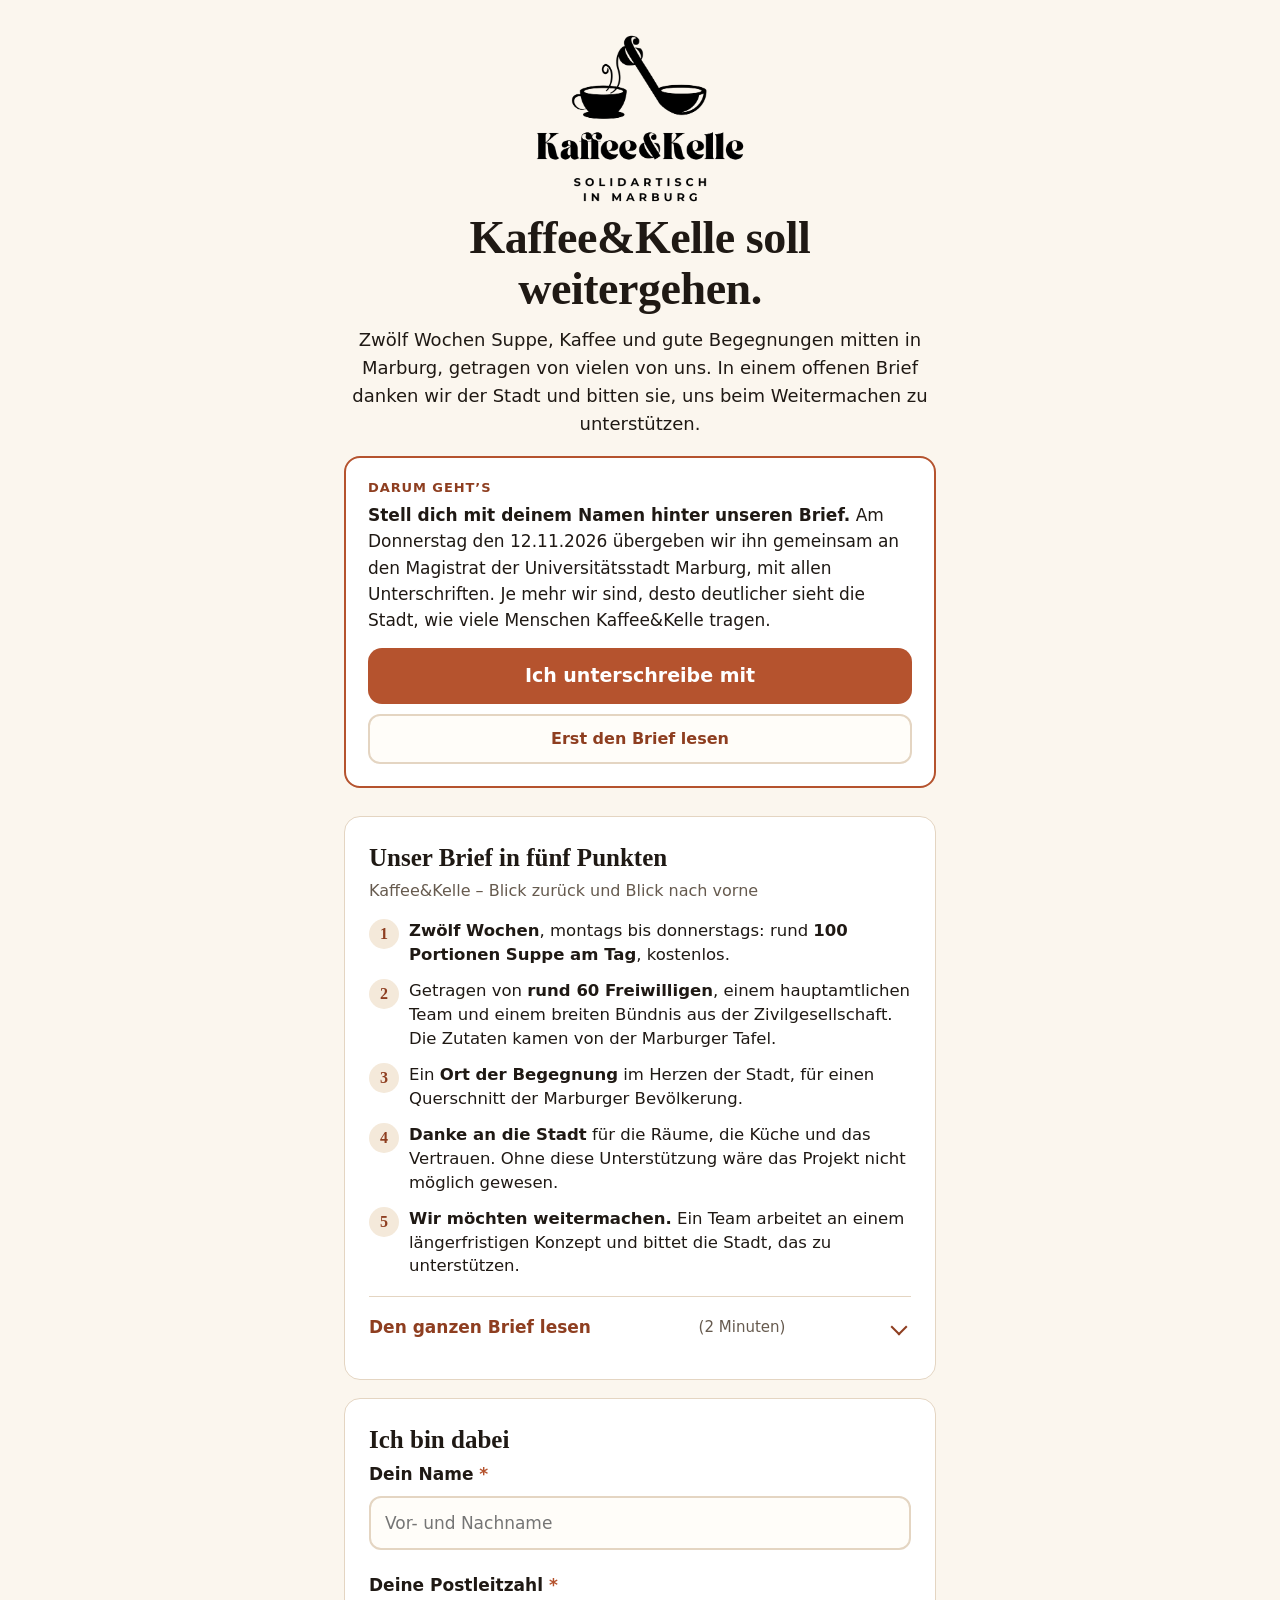
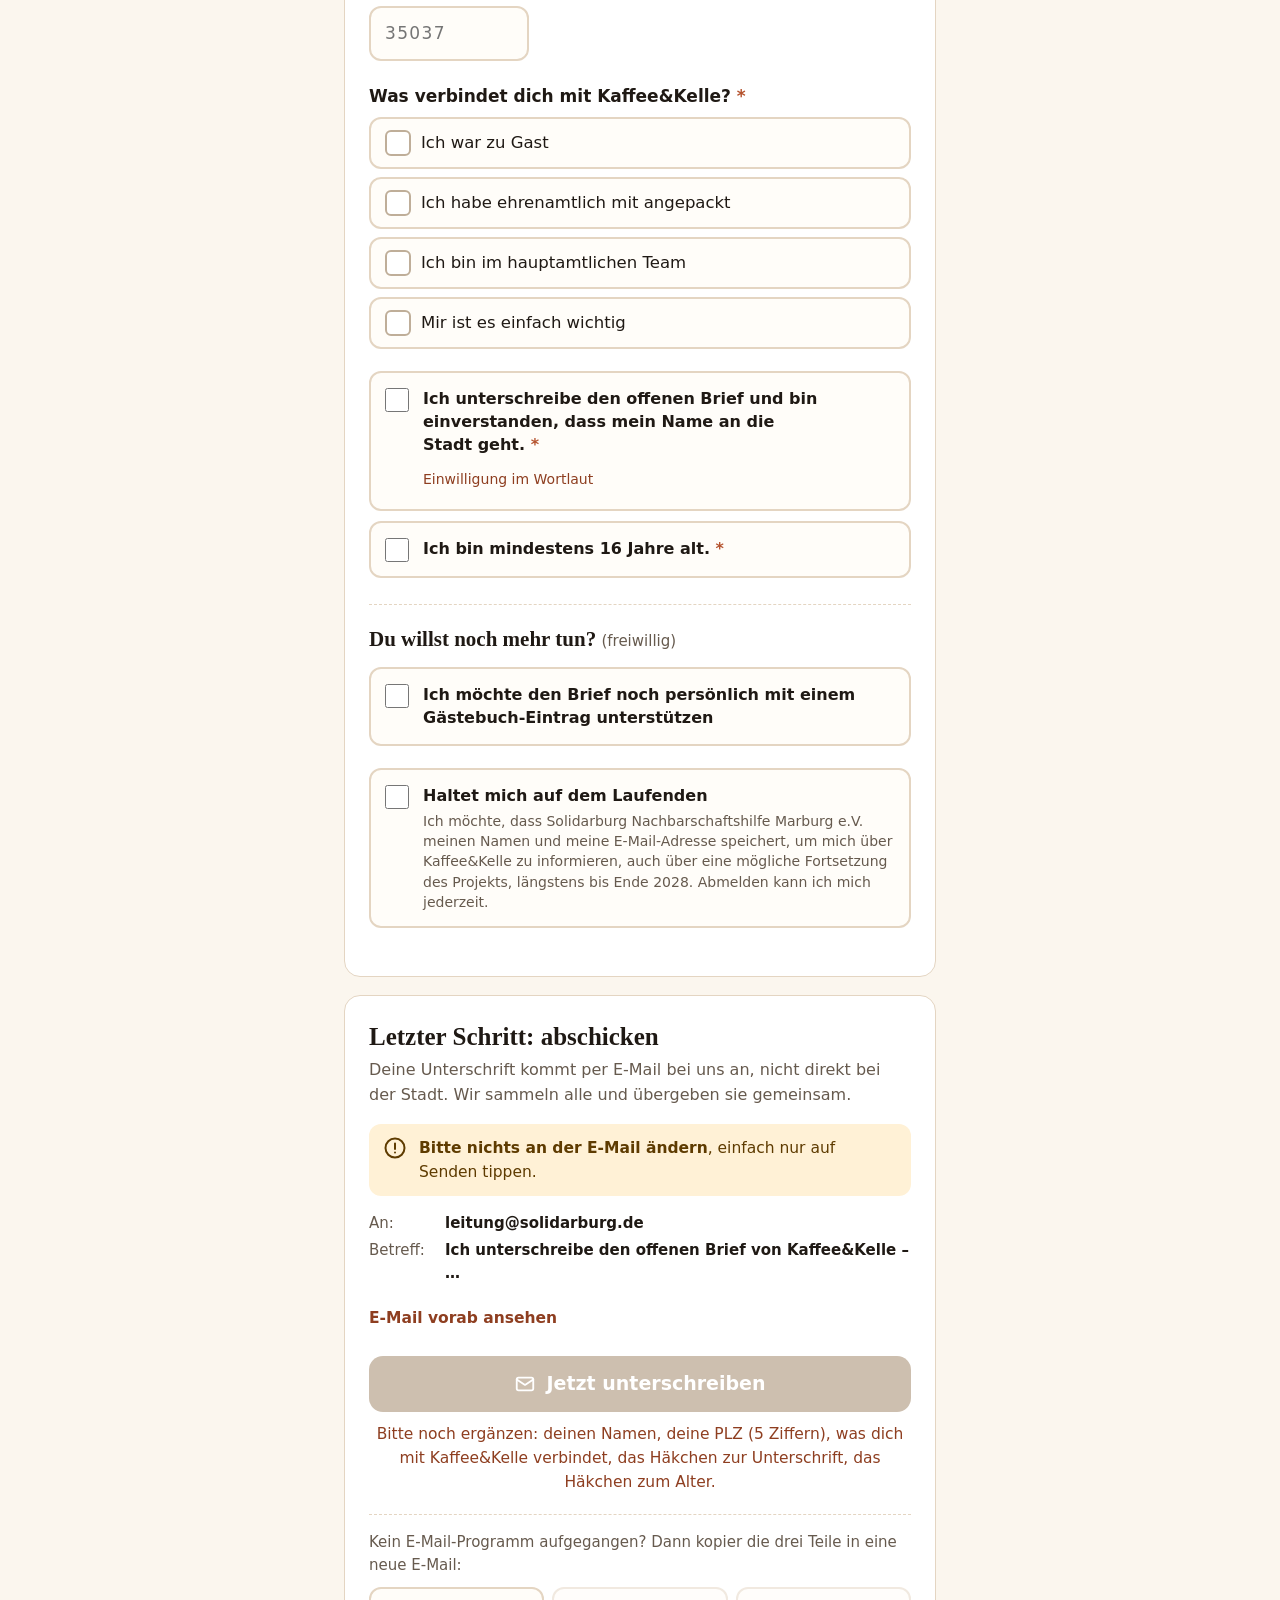
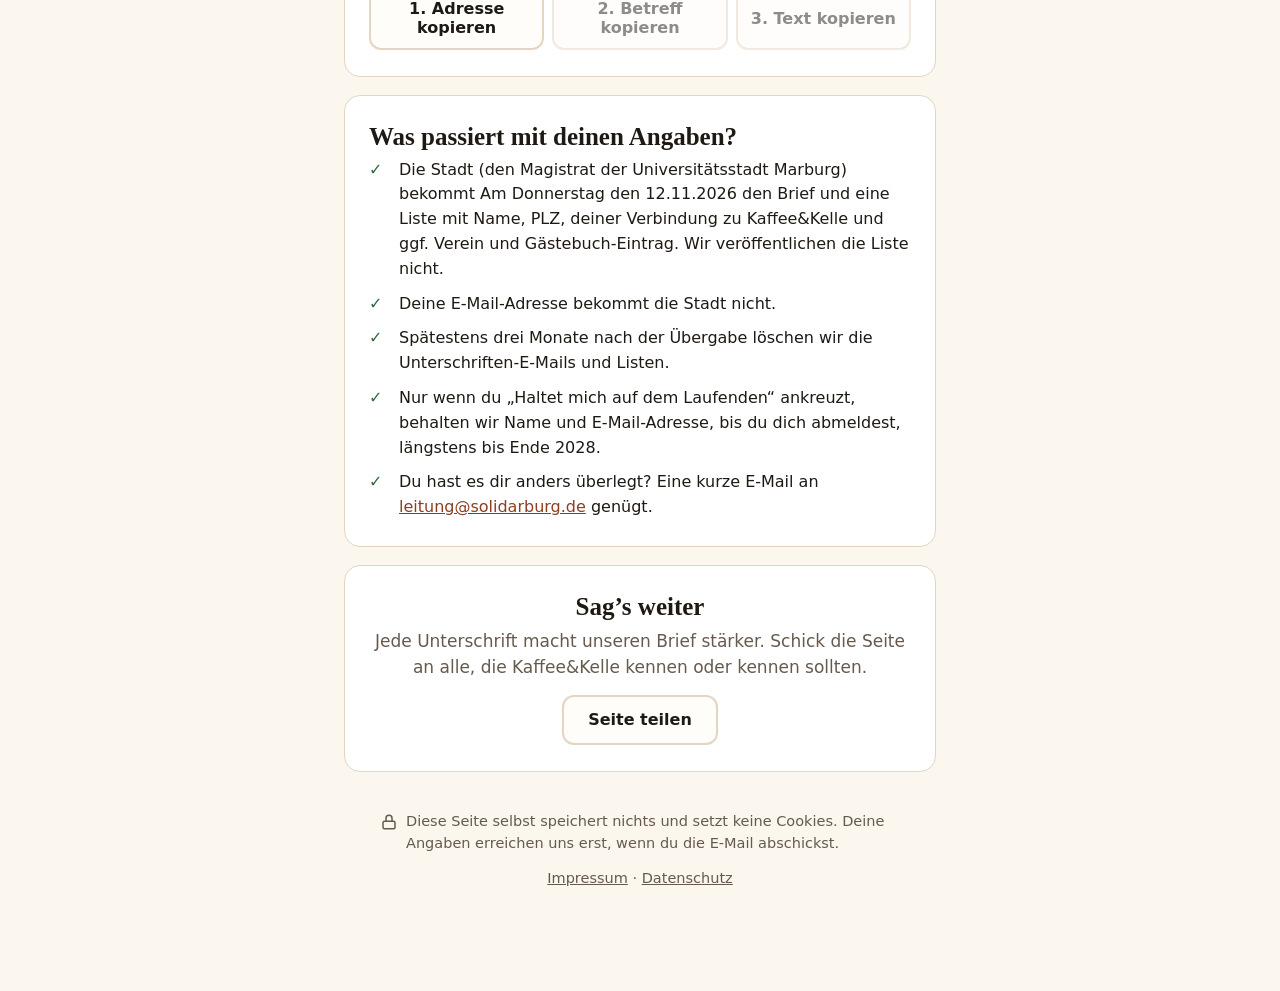
<file: index.html>
<!DOCTYPE html>
<html lang="de">
<head>
<meta charset="utf-8">
<meta name="viewport" content="width=device-width, initial-scale=1, viewport-fit=cover">
<title>Kaffee&amp;Kelle soll weitergehen – unterschreib mit!</title>
<meta name="description" content="Zwölf Wochen Suppe und Begegnung mitten in Marburg. Stell dich mit deinem Namen hinter unseren offenen Brief an die Stadt: Kaffee&Kelle soll weitergehen.">
<meta name="theme-color" content="#FBF6EE">
<!-- Vorschau beim Teilen (WhatsApp, Signal, Facebook …). Nach dem Hochladen die volle Adresse eintragen, siehe README. -->
<meta property="og:type" content="website">
<meta property="og:title" content="Kaffee&amp;Kelle soll weitergehen">
<meta property="og:description" content="Stell dich mit deinem Namen hinter unseren offenen Brief an die Stadt Marburg. Dauert eine Minute.">
<meta property="og:image" content="bilder/teilen.png">
<link rel="icon" type="image/png" href="bilder/favicon.png">
<link rel="apple-touch-icon" href="bilder/apple-touch-icon.png">
<script src="config.js"></script>
<script src="brief.js"></script>
<script src="gemeinsam.js"></script>
<style>
  :root {
    --bg: #FBF6EE;
    --card: #FFFFFF;
    --text: #1F1914;
    --muted: #665A4E;
    --accent: #B5532E;
    --accent-dark: #8E3E20;
    --soft: #F4E9DA;
    --line: #E4D5C2;
    --ok: #2F6B3F;
    --radius: 16px;
    --serif: "Iowan Old Style", "Palatino Linotype", Palatino, "Book Antiqua", Georgia, serif;
    --sans: system-ui, -apple-system, "Segoe UI", Roboto, "Helvetica Neue", Arial, sans-serif;
  }
  * { box-sizing: border-box; }
  [hidden] { display: none !important; }
  html { -webkit-text-size-adjust: 100%; scroll-behavior: smooth; scroll-padding-top: 12px; }
  body {
    margin: 0; background: var(--bg); color: var(--text);
    font: 17px/1.55 var(--sans);
    padding-bottom: env(safe-area-inset-bottom);
  }
  .wrap { max-width: 640px; margin: 0 auto; padding: 0 16px 96px; }
  a { color: var(--accent-dark); }

  .konfig-warnung { background: #FFF1D6; color: #7A4B00; font-size: 14px; padding: 10px 16px; text-align: center; }
  mark.platzhalter { background: #FFE58A; color: #5A4300; padding: 0 3px; border-radius: 3px; }

  /* ---------- Kopf ---------- */
  header { padding: 22px 0 4px; text-align: center; }
  .logo { display: block; width: min(210px, 54vw); height: auto; margin: 0 auto 2px; }
  h1 {
    font-family: var(--serif); font-weight: 700;
    font-size: clamp(31px, 8.4vw, 46px); line-height: 1.1; letter-spacing: -.01em;
    margin: 10px 0 12px;
  }
  .lead { font-size: 18px; margin: 0 auto 18px; max-width: 34em; }

  .ziel {
    background: var(--card); border: 2px solid var(--accent); border-radius: var(--radius);
    padding: 16px 16px 18px; margin: 0 0 6px; text-align: left;
  }
  .ziel .label {
    font-size: 13px; font-weight: 700; letter-spacing: .07em; text-transform: uppercase; color: var(--accent-dark);
    margin: 0 0 4px;
  }
  .ziel p { margin: 0 0 14px; font-size: 17px; }
  .zaehler { display: flex; align-items: baseline; gap: 8px; margin: 0 0 14px; }
  .zaehler b { font-family: var(--serif); font-size: 34px; color: var(--accent-dark); line-height: 1; }
  .zaehler span { font-size: 15px; color: var(--muted); }

  /* ---------- Buttons ---------- */
  .btn {
    display: flex; align-items: center; justify-content: center; gap: 10px;
    width: 100%; min-height: 56px; padding: 14px 18px;
    font: 700 19px/1.2 var(--sans); color: #fff; text-decoration: none; text-align: center;
    background: var(--accent); border: 0; border-radius: 14px; cursor: pointer;
    -webkit-tap-highlight-color: transparent;
  }
  .btn:hover { background: var(--accent-dark); }
  .btn:focus-visible { outline: 3px solid var(--text); outline-offset: 2px; }
  .btn[aria-disabled=true] { background: #CDBFAF; cursor: not-allowed; }
  .btn svg { width: 22px; height: 22px; flex: none; }
  .btn-leise {
    display: flex; align-items: center; justify-content: center; min-height: 50px; margin-top: 10px;
    font: 600 16px/1.2 var(--sans); color: var(--accent-dark); text-decoration: none;
    border: 2px solid var(--line); border-radius: 12px; background: #FFFDF9;
  }
  .btn2 {
    display: flex; align-items: center; justify-content: center; min-height: 50px; padding: 10px 12px;
    font: 600 16px/1.2 var(--sans); color: var(--text); text-decoration: none; text-align: center;
    background: #FFFDF9; border: 2px solid var(--line); border-radius: 12px; cursor: pointer;
  }
  .btn2:hover { border-color: var(--accent); }
  .btn2.ok { border-color: var(--ok); color: var(--ok); }
  .btn2[aria-disabled=true] { opacity: .5; cursor: not-allowed; }

  /* ---------- Karten ---------- */
  section.card {
    background: var(--card); border: 1px solid var(--line); border-radius: var(--radius);
    padding: 20px 16px; margin-top: 18px;
  }
  h2 { font-family: var(--serif); font-size: 25px; line-height: 1.2; margin: 0 0 6px; }
  .sub { color: var(--muted); margin: 0 0 16px; font-size: 16px; }

  /* Brief in Kürze */
  .kurz { list-style: none; counter-reset: k; padding: 0; margin: 0; display: grid; gap: 12px; }
  .kurz li {
    counter-increment: k; display: grid; grid-template-columns: 30px 1fr; gap: 10px;
    font-size: 16.5px; line-height: 1.45;
  }
  .kurz li::before {
    content: counter(k); width: 30px; height: 30px; border-radius: 50%;
    background: var(--soft); color: var(--accent-dark); font: 700 16px/30px var(--serif); text-align: center;
  }
  .kurz strong { color: var(--text); }

  details.brief { margin-top: 18px; border-top: 1px solid var(--line); padding-top: 4px; }
  details.brief > summary {
    list-style: none; cursor: pointer; display: flex; align-items: center; justify-content: space-between; gap: 10px;
    min-height: 52px; font-weight: 700; color: var(--accent-dark); font-size: 17px;
    -webkit-tap-highlight-color: transparent;
  }
  details.brief > summary::-webkit-details-marker { display: none; }
  details.brief > summary::after {
    content: ""; width: 10px; height: 10px; border-right: 2.5px solid currentColor; border-bottom: 2.5px solid currentColor;
    transform: rotate(45deg); margin-right: 6px; transition: transform .2s;
  }
  details.brief[open] > summary::after { transform: rotate(-135deg); }
  .papier {
    background: #FFFDF9; border: 1px solid var(--line); border-radius: 12px;
    padding: 18px 16px; margin: 6px -4px 12px;
    font-family: var(--serif); font-size: 17.5px; line-height: 1.6; color: #2A221B;
    hyphens: auto; -webkit-hyphens: auto;
  }
  .papier h3 { font-family: var(--serif); font-size: 20px; line-height: 1.3; margin: 0 0 16px; }
  .papier p { margin: 0 0 14px; }
  .papier .brief-absender { margin-top: 18px; font-style: italic; }
  .pdf-link { display: inline-flex; align-items: center; gap: 8px; font-size: 15px; min-height: 44px; }
  .pdf-link svg { width: 18px; height: 18px; }

  /* Formular */
  .field { margin-bottom: 22px; }
  .q { display: block; font-weight: 650; margin-bottom: 8px; font-size: 17px; }
  .opt { font-weight: 400; color: var(--muted); font-size: 15px; }
  .req { color: var(--accent); }
  .hint { color: var(--muted); font-size: 14.5px; margin: 6px 0 0; }
  fieldset { border: 0; padding: 0; margin: 0 0 22px; min-width: 0; }
  legend { padding: 0; }

  input[type=text], textarea {
    width: 100%; font: inherit; font-size: 17px; color: inherit;
    background: #FFFDF9; border: 2px solid var(--line); border-radius: 12px;
    padding: 12px 14px; min-height: 52px; -webkit-appearance: none; appearance: none;
  }
  input#plz { max-width: 160px; letter-spacing: .08em; }
  textarea { min-height: 140px; resize: vertical; line-height: 1.5; }
  input:focus, textarea:focus { outline: none; border-color: var(--accent); box-shadow: 0 0 0 3px rgba(181,83,46,.18); }

  /* Auswahl als große Kacheln – gut mit dem Daumen */
  .wahl { display: grid; gap: 8px; }
  .wahl.zwei { grid-template-columns: 1fr 1fr; }
  .opt-kachel { position: relative; display: block; }
  .opt-kachel input { position: absolute; opacity: 0; width: 1px; height: 1px; }
  .opt-kachel span {
    display: flex; align-items: center; gap: 10px; min-height: 52px; padding: 10px 14px;
    border: 2px solid var(--line); border-radius: 12px; background: #FFFDF9;
    font-size: 16.5px; line-height: 1.3; cursor: pointer; user-select: none; -webkit-tap-highlight-color: transparent;
  }
  .opt-kachel span::before {
    content: ""; flex: none; width: 22px; height: 22px; border: 2px solid #BFAE99; border-radius: 6px; background: #fff;
  }
  .opt-kachel input[type=radio] + span::before { border-radius: 50%; }
  .opt-kachel input:checked + span { border-color: var(--accent); background: #FFF5EE; font-weight: 600; }
  .opt-kachel input:checked + span::before {
    border-color: var(--accent); background: var(--accent)
      url("data:image/svg+xml,%3Csvg xmlns='http://www.w3.org/2000/svg' viewBox='0 0 24 24'%3E%3Cpath d='M5 12.5l4.5 4.5L19 7.5' fill='none' stroke='white' stroke-width='3' stroke-linecap='round' stroke-linejoin='round'/%3E%3C/svg%3E") center/16px no-repeat;
  }
  .opt-kachel input[type=radio]:checked + span::before {
    background: radial-gradient(circle, #fff 0 4px, var(--accent) 5px);
  }
  .opt-kachel input:focus-visible + span { box-shadow: 0 0 0 3px rgba(181,83,46,.35); }

  .unterfeld {
    margin: 10px 0 0; padding: 14px; border-radius: 12px; background: var(--soft);
  }
  .unterfeld .q { font-size: 16px; }
  .unterfeld input[type=text] { margin-top: 8px; }

  .trenner { border: 0; border-top: 1px dashed var(--line); margin: 26px 0 18px; }
  .extra-kopf { font-family: var(--serif); font-size: 21px; font-weight: 700; margin: 0 0 12px; }
  .extra-kopf .opt { font-family: var(--sans); font-size: 15px; font-weight: 400; }
  .gaestebuch-feld .q { font-size: 16px; }
  .gaestebuch-feld { margin-top: 2px; padding: 14px; border-radius: 12px; background: var(--soft); }
  .gaestebuch-feld textarea { background: #fff; }
  .danke-weiter { display: block; margin-top: 10px; font-weight: 600; }
  .teilen-knopf { display: inline-flex; margin-top: 10px; padding: 8px 20px; min-height: 46px; }

  .gaestebuch-kopf { display: flex; gap: 12px; align-items: flex-start; margin-bottom: 10px; }
  .gaestebuch-kopf svg { width: 30px; height: 30px; flex: none; color: var(--accent); margin-top: 2px; }
  .gaestebuch-kopf h3 { font-family: var(--serif); font-size: 21px; margin: 0; line-height: 1.25; }
  .gaestebuch-kopf p { margin: 4px 0 0; color: var(--muted); font-size: 15.5px; }
  .ideen { margin: 8px 0 0; font-size: 14.5px; color: var(--muted); }
  .zeichen { text-align: right; font-size: 13px; color: var(--muted); margin-top: 4px; }

  /* Häkchen */
  .haken { display: grid; gap: 10px; }
  .haken > label {
    display: grid; grid-template-columns: 26px 1fr; gap: 12px; align-items: start;
    padding: 14px; border: 2px solid var(--line); border-radius: 12px; background: #FFFDF9;
    cursor: pointer; font-size: 16px; line-height: 1.45; -webkit-tap-highlight-color: transparent;
  }
  .haken > label:has(input:checked) { border-color: var(--accent); background: #FFF8F2; }
  .haken input { width: 24px; height: 24px; margin: 1px 0 0; accent-color: var(--accent); cursor: pointer; }
  .haken .pflicht { font-weight: 650; }
  .haken details { margin-top: 6px; font-size: 14px; color: var(--muted); }
  .haken details summary { cursor: pointer; color: var(--accent-dark); min-height: 32px; display: inline-flex; align-items: center; }
  .haken .klein { display: block; color: var(--muted); font-size: 14px; margin-top: 4px; }

  /* Versand */
  .wichtig {
    display: grid; grid-template-columns: 26px 1fr; gap: 10px;
    background: #FFF1D6; color: #5E3B00; border-radius: 12px; padding: 12px 14px; margin: 0 0 16px; font-size: 15.5px;
  }
  .wichtig svg { width: 24px; height: 24px; }
  .meta { font-size: 15px; margin: 0 0 10px; display: grid; gap: 4px; }
  .meta div { display: grid; grid-template-columns: 70px 1fr; gap: 6px; }
  .meta dt { color: var(--muted); }
  .meta dd { margin: 0; font-weight: 600; word-break: break-word; }
  details.vorschau-box > summary { cursor: pointer; color: var(--accent-dark); font-weight: 600; font-size: 15.5px; min-height: 44px; display: flex; align-items: center; }
  .vorschau {
    white-space: pre-wrap; font: 14.5px/1.5 var(--sans); background: #FFFDF9;
    border: 2px dashed var(--line); border-radius: 10px; padding: 12px 14px; margin: 4px 0 0;
    max-height: 380px; overflow: auto; word-break: break-word;
  }
  .vorschau .platz { color: var(--muted); font-style: italic; }
  .fehlt { color: var(--accent-dark); font-size: 15.5px; margin: 10px 0 0; text-align: center; min-height: 1.4em; }

  .danke {
    display: none; margin-top: 14px; padding: 14px 16px; border-radius: 12px;
    background: #E8F2EA; color: var(--ok); font-size: 16.5px;
  }
  .danke.an { display: block; }

  .alt { margin-top: 20px; padding-top: 16px; border-top: 1px dashed var(--line); }
  .alt h3 { font-size: 17px; margin: 0 0 4px; }
  .alt p { margin: 0 0 10px; font-size: 15px; color: var(--muted); }
  .grid2 { display: grid; grid-template-columns: 1fr 1fr; gap: 8px; }
  .grid3 { display: grid; grid-template-columns: 1fr; gap: 8px; margin-top: 10px; }
  .hinweis-klein { font-size: 13.5px !important; color: var(--muted); margin: 8px 0 0 !important; }
  .lang { margin-top: 10px; font-size: 14.5px; color: var(--muted); }

  .weiter ul { margin: 0; padding: 0; list-style: none; display: grid; gap: 10px; font-size: 16px; }
  .weiter li { display: grid; grid-template-columns: 22px 1fr; gap: 8px; }
  .weiter li::before { content: "✓"; color: var(--ok); font-weight: 700; }

  .teilen { text-align: center; }
  .teilen p { color: var(--muted); margin: 0 0 14px; }
  .teilen .btn2 { display: inline-flex; padding: 10px 24px; }

  footer { margin-top: 32px; font-size: 14.5px; color: var(--muted); text-align: center; }
  footer p { margin: 6px 0; }
  footer a { color: var(--muted); }
  .schloss { display: inline-flex; gap: 8px; align-items: flex-start; text-align: left; max-width: 520px; }
  .schloss svg { width: 18px; height: 18px; flex: none; margin-top: 3px; }

  /* Schwebender Knopf am Handy */
  .schwebe {
    position: fixed; left: 0; right: 0; bottom: 0; z-index: 10;
    padding: 10px 16px calc(10px + env(safe-area-inset-bottom));
    background: rgba(251,246,238,.94); -webkit-backdrop-filter: blur(8px); backdrop-filter: blur(8px);
    border-top: 1px solid var(--line);
    transform: translateY(110%); transition: transform .25s;
  }
  .schwebe.an { transform: none; }
  .schwebe .btn { max-width: 608px; margin: 0 auto; min-height: 52px; font-size: 18px; }

  @media (min-width: 560px) {
    .wrap { padding: 0 24px 96px; }
    section.card { padding: 26px 24px; }
    .ziel { padding: 20px 22px 22px; }
    .grid3 { grid-template-columns: repeat(3, 1fr); }
    .papier { padding: 30px 32px; margin: 6px 0 12px; }
    header { padding-top: 34px; }
  }
  @media (min-width: 900px) { .schwebe { display: none; } }
  @media (prefers-reduced-motion: reduce) { html { scroll-behavior: auto; } .schwebe { transition: none; } }
</style>
</head>
<body>
<div class="konfig-warnung" id="konfig-warnung" hidden></div>
<div class="wrap">

  <header>
    <img class="logo" src="bilder/logo.png" width="640" height="515" alt="Kaffee&amp;Kelle – Solidartisch in Marburg">
    <h1><span data-titel>Kaffee&amp;Kelle</span> soll weitergehen.</h1>
    <p class="lead">Zwölf Wochen Suppe, Kaffee und gute Begegnungen mitten in Marburg, getragen von vielen von uns. In einem offenen Brief danken wir der Stadt und bitten sie, uns beim Weitermachen zu unterstützen.</p>

    <div class="ziel" id="ziel">
      <p class="label">Darum geht’s</p>
      <p><strong>Stell dich mit deinem Namen hinter unseren Brief.</strong> <span data-uebergabe></span> übergeben wir ihn gemeinsam an <span data-empfaenger></span>, mit allen Unterschriften. Je mehr wir sind, desto deutlicher sieht die Stadt, wie viele Menschen Kaffee&amp;Kelle tragen.</p>
      <div class="zaehler" id="zaehler" hidden><b id="zaehler-zahl"></b><span id="zaehler-text"></span></div>
      <a class="btn" href="#formular-start" id="cta-oben">Ich unterschreibe mit</a>
      <a class="btn-leise" href="#brief">Erst den Brief lesen</a>
    </div>
  </header>

  <noscript>
    <section class="card"><p>Diese Seite braucht JavaScript. Du kannst uns aber auch einfach eine E-Mail an leitung(at)solidarburg.de schreiben: dein Name, deine PLZ, was dich mit Kaffee&amp;Kelle verbindet und der Satz, dass du den offenen Brief unterschreibst und mit der Weitergabe an die Stadt einverstanden bist.</p></section>
  </noscript>

  <!-- DER BRIEF -->
  <section class="card" id="brief" aria-labelledby="h-brief">
    <h2 id="h-brief">Unser Brief in fünf Punkten</h2>
    <p class="sub" data-brieftitel></p>
    <ol class="kurz" id="kurz"></ol>

    <details class="brief" id="brief-details">
      <summary>Den ganzen Brief lesen <span class="opt" style="font-weight:400">(2 Minuten)</span></summary>
      <div class="papier" id="brieftext"></div>
      <a class="pdf-link" data-briefpdf href="offener-brief.pdf" download>
        <svg viewBox="0 0 24 24" fill="none" stroke="currentColor" stroke-width="2" stroke-linecap="round" stroke-linejoin="round" aria-hidden="true"><path d="M12 3v12m0 0-4-4m4 4 4-4M5 21h14"/></svg>
        Brief als PDF herunterladen
      </a>
    </details>
  </section>

  <!-- UNTERSCHRIFT -->
  <section class="card" id="formular-start" aria-labelledby="h-form">
    <h2 id="h-form">Ich bin dabei</h2>

    <form id="formular" autocomplete="on" onsubmit="return false">
      <div class="field">
        <label class="q" for="name">Dein Name <span class="req" aria-hidden="true">*</span></label>
        <input type="text" id="name" name="name" autocomplete="name" autocapitalize="words" enterkeyhint="next" placeholder="Vor- und Nachname" required>
      </div>

      <div class="field">
        <label class="q" for="plz">Deine Postleitzahl <span class="req" aria-hidden="true">*</span></label>
        <input type="text" id="plz" name="plz" autocomplete="postal-code" inputmode="numeric" pattern="[0-9]*" maxlength="5" enterkeyhint="done" placeholder="35037" required>
      </div>

      <fieldset>
        <legend class="q">Was verbindet dich mit Kaffee&amp;Kelle?&nbsp;<span class="req" aria-hidden="true">*</span></legend>
        <div class="wahl" id="verbindung">
          <label class="opt-kachel"><input type="checkbox" data-text="war zu Gast"><span>Ich war zu Gast</span></label>
          <label class="opt-kachel"><input type="checkbox" data-text="habe ehrenamtlich mitgeholfen" data-helfer><span>Ich habe ehrenamtlich mit angepackt</span></label>
          <label class="opt-kachel"><input type="checkbox" data-text="gehöre zum hauptamtlichen Team" data-helfer><span>Ich bin im hauptamtlichen Team</span></label>
          <label class="opt-kachel"><input type="checkbox" data-text="finde das Projekt wichtig"><span>Mir ist es einfach wichtig</span></label>
        </div>

        <div class="unterfeld" id="initiative-feld" hidden>
          <label class="q" for="initiative" style="margin:0">Mit welchem Verein oder welcher Initiative bist du dabei? <span class="opt">(freiwillig)</span></label>
          <input type="text" id="initiative" name="initiative" autocapitalize="words" placeholder="Name eures Vereins oder eurer Initiative">
          <p class="hint">Leer lassen, wenn du privat dabei bist.</p>
        </div>
      </fieldset>

      <div class="field haken">
        <label>
          <input type="checkbox" id="ok-einwilligung">
          <span><span class="pflicht">Ich unterschreibe den offenen Brief und bin einverstanden, dass mein Name an die Stadt&nbsp;geht.&nbsp;<span class="req" aria-hidden="true">*</span></span>
            <details><summary>Einwilligung im Wortlaut</summary><span id="einwilligung-text"></span> Mehr im <a href="datenschutz.html">Datenschutzhinweis</a>.</details></span>
        </label>
        <label>
          <input type="checkbox" id="ok-alter">
          <span class="pflicht">Ich bin mindestens <span data-mindestalter>16</span> Jahre&nbsp;alt.&nbsp;<span class="req" aria-hidden="true">*</span></span>
        </label>
      </div>

      <hr class="trenner">
      <p class="extra-kopf">Du willst noch mehr tun? <span class="opt">(freiwillig)</span></p>

      <!-- Gästebuch -->
      <div class="field haken">
        <label>
          <input type="checkbox" id="ok-gaestebuch">
          <span class="pflicht">Ich möchte den Brief noch persönlich mit einem Gästebuch-Eintrag unterstützen</span>
        </label>
        <div class="gaestebuch-feld" id="gaestebuch-feld" hidden>
          <label class="q" for="gaestebuch">Mein Eintrag ins Gästebuch</label>
          <textarea id="gaestebuch" maxlength="1000" placeholder="Was war dein schönster Moment? Wen hast du dort kennengelernt? Was würde Marburg ohne Kaffee&Kelle fehlen?"></textarea>
          <div class="zeichen"><span id="zeichen">0</span> / 1000</div>
          <p class="hint">Dein Eintrag geht mit deinem Namen an die Stadt. Wir veröffentlichen ihn nicht. Bitte nenn keine anderen Personen beim Namen.</p>
        </div>
      </div>

      <div class="field haken">
        <label>
          <input type="checkbox" id="ok-info">
          <span><span class="pflicht">Haltet mich auf dem Laufenden</span>
            <span class="klein" id="info-einwilligung-text"></span></span>
        </label>
      </div>
    </form>
  </section>

  <!-- VERSAND -->
  <section class="card" id="versand" aria-labelledby="h-mail">
    <h2 id="h-mail">Letzter Schritt: abschicken</h2>
    <p class="sub">Deine Unterschrift kommt per E-Mail bei uns an, nicht direkt bei der Stadt. Wir sammeln alle und übergeben sie gemeinsam.</p>

    <div class="wichtig" role="note">
      <svg viewBox="0 0 24 24" fill="none" stroke="currentColor" stroke-width="2" stroke-linecap="round" stroke-linejoin="round" aria-hidden="true"><circle cx="12" cy="12" r="9.5"/><path d="M12 7.5v5.5M12 16.5h.01"/></svg>
      <span><strong>Bitte nichts an der E-Mail ändern</strong>, einfach nur auf Senden tippen.</span>
    </div>

    <dl class="meta">
      <div><dt>An:</dt><dd id="v-an"></dd></div>
      <div><dt>Betreff:</dt><dd id="v-betreff"></dd></div>
    </dl>
    <details class="vorschau-box">
      <summary>E-Mail vorab ansehen</summary>
      <pre class="vorschau" id="vorschau" aria-label="Text der E-Mail"></pre>
    </details>

    <div style="margin-top:16px">
      <a class="btn" id="senden" href="#" aria-disabled="true">
        <svg viewBox="0 0 24 24" fill="none" stroke="currentColor" stroke-width="2" stroke-linecap="round" stroke-linejoin="round" aria-hidden="true"><rect x="3" y="5" width="18" height="14" rx="2"/><path d="m3 7 9 6 9-6"/></svg>
        Jetzt unterschreiben
      </a>
      <p class="fehlt" id="fehlt" aria-live="polite"></p>
    </div>

    <div class="danke" id="danke" role="status">
      <strong>Fast geschafft!</strong> In deinem E-Mail-Programm ist alles vorbereitet. Bitte <strong>nichts ändern</strong> und nur noch auf <strong>Senden</strong> tippen. Danke, dass du dabei bist!
      <span class="danke-weiter">Und jetzt: Sag’s weiter! Jede Unterschrift mehr macht unseren Brief stärker.</span>
      <button type="button" class="btn2 teilen-knopf" data-teilen>Seite teilen</button>
      <span style="display:block;font-size:14px;margin-top:10px">Hat sich nichts geöffnet? Dann kopier die E-Mail einfach, siehe unten.</span>
    </div>

    <div class="alt">
      <p>Kein E-Mail-Programm aufgegangen? Dann kopier die drei Teile in eine neue E-Mail:</p>
      <div class="grid3">
        <button type="button" class="btn2" data-kopie="an">1. Adresse kopieren</button>
        <button type="button" class="btn2" data-kopie="betreff">2. Betreff kopieren</button>
        <button type="button" class="btn2" data-kopie="text">3. Text kopieren</button>
      </div>
      <p class="lang" id="lang" hidden>Deine E-Mail ist recht lang. Falls dein E-Mail-Programm sie abschneidet, nimm bitte „Text kopieren“.</p>
    </div>
  </section>

  <section class="card weiter" aria-labelledby="h-weiter">
    <h2 id="h-weiter">Was passiert mit deinen Angaben?</h2>
    <ul>
      <li><span>Die Stadt (<span data-empfaenger></span>) bekommt <span data-uebergabe></span> den Brief und eine Liste mit Name, PLZ, deiner Verbindung zu Kaffee&amp;Kelle und ggf. Verein und Gästebuch-Eintrag. Wir veröffentlichen die Liste nicht.</span></li>
      <li><span>Deine E-Mail-Adresse bekommt die Stadt nicht.</span></li>
      <li><span>Spätestens <span data-loeschfrist></span> nach der Übergabe löschen wir die Unterschriften-E-Mails und Listen.</span></li>
      <li><span>Nur wenn du „Haltet mich auf dem Laufenden“ ankreuzt, behalten wir Name und E-Mail-Adresse, bis du dich abmeldest, längstens bis <span data-infobis></span>.</span></li>
      <li><span>Du hast es dir anders überlegt? Eine kurze E-Mail an <span data-sammeladresse></span> genügt.</span></li>
    </ul>
  </section>

  <section class="card teilen">
    <h2>Sag’s weiter</h2>
    <p>Jede Unterschrift macht unseren Brief stärker. Schick die Seite an alle, die Kaffee&amp;Kelle kennen oder kennen sollten.</p>
    <button type="button" class="btn2" id="teilen" data-teilen>Seite teilen</button>
  </section>

  <footer>
    <p class="schloss">
      <svg viewBox="0 0 24 24" fill="none" stroke="currentColor" stroke-width="2" aria-hidden="true"><rect x="4" y="11" width="16" height="10" rx="2"/><path d="M8 11V7a4 4 0 0 1 8 0v4"/></svg>
      <span>Diese Seite selbst speichert nichts und setzt keine Cookies. Deine Angaben erreichen uns erst, wenn du die E-Mail abschickst.</span>
    </p>
    <p class="rechtliches"><a href="impressum.html">Impressum</a> · <a href="datenschutz.html">Datenschutz</a></p>
  </footer>
</div>

<div class="schwebe" id="schwebe" aria-hidden="true">
  <a class="btn" href="#formular-start" tabindex="-1">Ich unterschreibe mit</a>
</div>

<script>
(function () {
  "use strict";
  var K = window.KONFIG || {};
  var B = window.BRIEF || {};
  var G = window.GEMEINSAM;
  var F = G.FELDER;
  var $ = function (id) { return document.getElementById(id); };

  // ---------- Inhalte einsetzen ----------
  $("v-an").innerHTML = G.feld(K.sammelAdresse || "");
  $("einwilligung-text").innerHTML = G.feld(G.einwilligung());
  $("info-einwilligung-text").innerHTML = G.feld(G.infoEinwilligung());
  $("kurz").innerHTML = (B.kurz || []).map(function (p) { return "<li><span>" + p + "</span></li>"; }).join("");
  $("brieftext").innerHTML = "<h3>" + G.esc(G.briefTitel()) + "</h3>" + G.briefHtml();

  var z = K.zaehler || {};
  if (z.anzahl > 0) {
    $("zaehler-zahl").textContent = Number(z.anzahl).toLocaleString("de-DE");
    $("zaehler-text").textContent = "sind schon dabei" + (z.stand ? " (Stand " + z.stand + ")" : "") + ". Du auch?";
    $("zaehler").hidden = false;
  }

  var offen = G.konfigPlatzhalter();
  if (offen.length) {
    $("konfig-warnung").innerHTML = "Vor dem Start: In <code>config.js</code> stehen noch Platzhalter (" +
      G.esc(offen.join(", ")) + ").";
    $("konfig-warnung").hidden = false;
  }

  // ---------- Angaben lesen ----------
  function wert(id) { return $(id).value.trim().replace(/\s+/g, " "); }
  function plzOk() { return /^\d{5}$/.test(wert("plz")); }

  function verbindung() {
    return Array.prototype.map.call(document.querySelectorAll("#verbindung input:checked"),
      function (i) { return i.getAttribute("data-text"); });
  }
  function istHelfer() { return !!document.querySelector("#verbindung input[data-helfer]:checked"); }

  function initiative() { return istHelfer() ? wert("initiative") : ""; }

  function gaestebuch() {
    if (!$("ok-gaestebuch").checked) return "";
    // Absätze behalten, aber überflüssige Leerzeilen entfernen
    return $("gaestebuch").value.replace(/\r/g, "").split("\n").map(function (l) { return l.trim(); })
      .join("\n").replace(/\n{3,}/g, "\n\n").trim();
  }

  function betreff() {
    return (K.betreff || "Ich unterschreibe den offenen Brief von {titel} – {name}")
      .replace("{titel}", G.titel()).replace("{name}", wert("name") || "…");
  }

  // ---------- E-Mail erzeugen ----------
  function erzeugeText() {
    var name = wert("name"), v = verbindung(), gb = gaestebuch();
    var z = [
      "Hallo,",
      "",
      "hiermit unterzeichne ich den offenen Brief „" + G.briefTitel() + "“ an " + (K.empfaenger || "die Stadt") + ".",
      "",
      F.name + ": " + (name || "…"),
      F.plz + ": " + (wert("plz") || "…"),
      F.verbindung + ": " + (v.length ? v.join("; ") : "…"),
      F.initiative + ": " + (initiative() || "–"),
      F.info + ": " + ($("ok-info").checked ? "ja – " + G.infoEinwilligung() : "nein"),
      "",
      F.einwilligung + ": " + ($("ok-einwilligung").checked ? G.einwilligung() : "…"),
      F.alter + ": " + ($("ok-alter").checked ? G.altersSatz() : "…")
    ];
    if (gb) z.push("", G.GAESTEBUCH_ANFANG, gb, G.GAESTEBUCH_ENDE);
    z.push("", "Viele Grüße", name || "…");
    return z.join("\n");
  }

  function fehlend() {
    var f = [];
    if (!wert("name")) f.push("deinen Namen");
    if (!plzOk()) f.push("deine PLZ (5 Ziffern)");
    if (!verbindung().length) f.push("was dich mit Kaffee&Kelle verbindet");
    if (!$("ok-einwilligung").checked) f.push("das Häkchen zur Unterschrift");
    if (!$("ok-alter").checked) f.push("das Häkchen zum Alter");
    return f;
  }
  function erstesFehlendes() {
    if (!wert("name")) return $("name");
    if (!plzOk()) return $("plz");
    if (!verbindung().length) return $("verbindung");
    if (!$("ok-einwilligung").checked) return $("ok-einwilligung");
    return $("ok-alter");
  }

  function enc(s) { return encodeURIComponent(s); }
  function crlf(s) { return s.replace(/\r?\n/g, "\r\n"); }
  var text = "";

  function aktualisiere() {
    $("initiative-feld").hidden = !istHelfer();
    $("gaestebuch-feld").hidden = !$("ok-gaestebuch").checked;
    $("zeichen").textContent = $("gaestebuch").value.length;

    text = erzeugeText();
    $("vorschau").innerHTML = G.esc(text).replace(/…/g, '<span class="platz">…</span>');
    $("v-betreff").textContent = betreff();

    var b = betreff(), an = (K.sammelAdresse || "").replace(/\s/g, "");
    var mailto = "mailto:" + an + "?subject=" + enc(b) + "&body=" + enc(crlf(text));

    var f = fehlend(), zu = f.length > 0;
    $("senden").href = zu ? "#formular-start" : mailto;
    $("senden").setAttribute("aria-disabled", zu ? "true" : "false");
    document.querySelectorAll("[data-kopie]:not([data-kopie=an])").forEach(function (k) {
      k.setAttribute("aria-disabled", zu ? "true" : "false");
    });
    $("fehlt").textContent = zu ? "Bitte noch ergänzen: " + f.join(", ") + "." : "";
    $("lang").hidden = mailto.length < 2400;
  }

  $("formular").addEventListener("input", aktualisiere);
  $("formular").addEventListener("change", aktualisiere);
  $("plz").addEventListener("input", function () {
    var v = this.value.replace(/\D/g, "").slice(0, 5);
    if (v !== this.value) this.value = v;
  });

  function gesperrt(e) {
    if (!fehlend().length) return false;
    e.preventDefault();
    var feld = erstesFehlendes();
    feld.scrollIntoView({ behavior: "smooth", block: "center" });
    if (feld.focus) setTimeout(function () { feld.focus({ preventScroll: true }); }, 350);
    return true;
  }

  $("senden").addEventListener("click", function (e) { if (!gesperrt(e)) $("danke").classList.add("an"); });

  // ---------- Kopieren ----------
  function kopiere(inhalt, knopf) {
    function fertig() {
      var alt = knopf.textContent;
      knopf.textContent = "✓ Kopiert";
      knopf.classList.add("ok");
      setTimeout(function () { knopf.textContent = alt; knopf.classList.remove("ok"); }, 1800);
    }
    function ersatz() {
      var ta = document.createElement("textarea");
      ta.value = inhalt; ta.setAttribute("readonly", "");
      ta.style.position = "fixed"; ta.style.opacity = "0";
      document.body.appendChild(ta); ta.select();
      try { document.execCommand("copy"); fertig(); } catch (e) { alert(inhalt); }
      document.body.removeChild(ta);
    }
    if (navigator.clipboard && window.isSecureContext) navigator.clipboard.writeText(inhalt).then(fertig, ersatz);
    else ersatz();
  }
  document.querySelectorAll("[data-kopie]").forEach(function (k) {
    k.addEventListener("click", function (e) {
      var was = k.getAttribute("data-kopie");
      if (was !== "an" && gesperrt(e)) return;
      if (was === "an") kopiere(K.sammelAdresse || "", k);
      if (was === "betreff") kopiere(betreff(), k);
      if (was === "text") { kopiere(text, k); $("danke").classList.add("an"); }
    });
  });

  // ---------- Teilen ----------
  document.querySelectorAll("[data-teilen]").forEach(function (knopf) {
    knopf.addEventListener("click", function () {
      var url = location.href.split("#")[0];
      var daten = { title: "Kaffee&Kelle soll weitergehen", text: "Ich hab unterschrieben, mach mit! Offener Brief für Kaffee&Kelle an die Stadt Marburg:", url: url };
      if (navigator.share) navigator.share(daten).catch(function () {});
      else kopiere(url, knopf);
    });
  });

  // „Erst den Brief lesen“ klappt den Brief gleich auf
  document.querySelector('a[href="#brief"]').addEventListener("click", function () { $("brief-details").open = true; });

  // ---------- Schwebender Knopf (Handy) ----------
  // Erscheint nur, während man Brief und Zusammenfassung liest – also wenn der Knopf oben
  // schon weggescrollt ist und das Formular noch nicht im Bild ist.
  var schwebe = $("schwebe"), ctaOben = $("cta-oben"), form = $("formular-start");
  function pruefeSchwebe() {
    var h = window.innerHeight;
    var obenWeg = ctaOben.getBoundingClientRect().bottom < 0;
    var formNochUnten = form.getBoundingClientRect().top > h * 0.7;
    schwebe.classList.toggle("an", obenWeg && formNochUnten);
  }
  window.addEventListener("scroll", pruefeSchwebe, { passive: true });
  window.addEventListener("resize", pruefeSchwebe);
  $("brief-details").addEventListener("toggle", pruefeSchwebe);

  aktualisiere();
})();
</script>
</body>
</html>
</file>
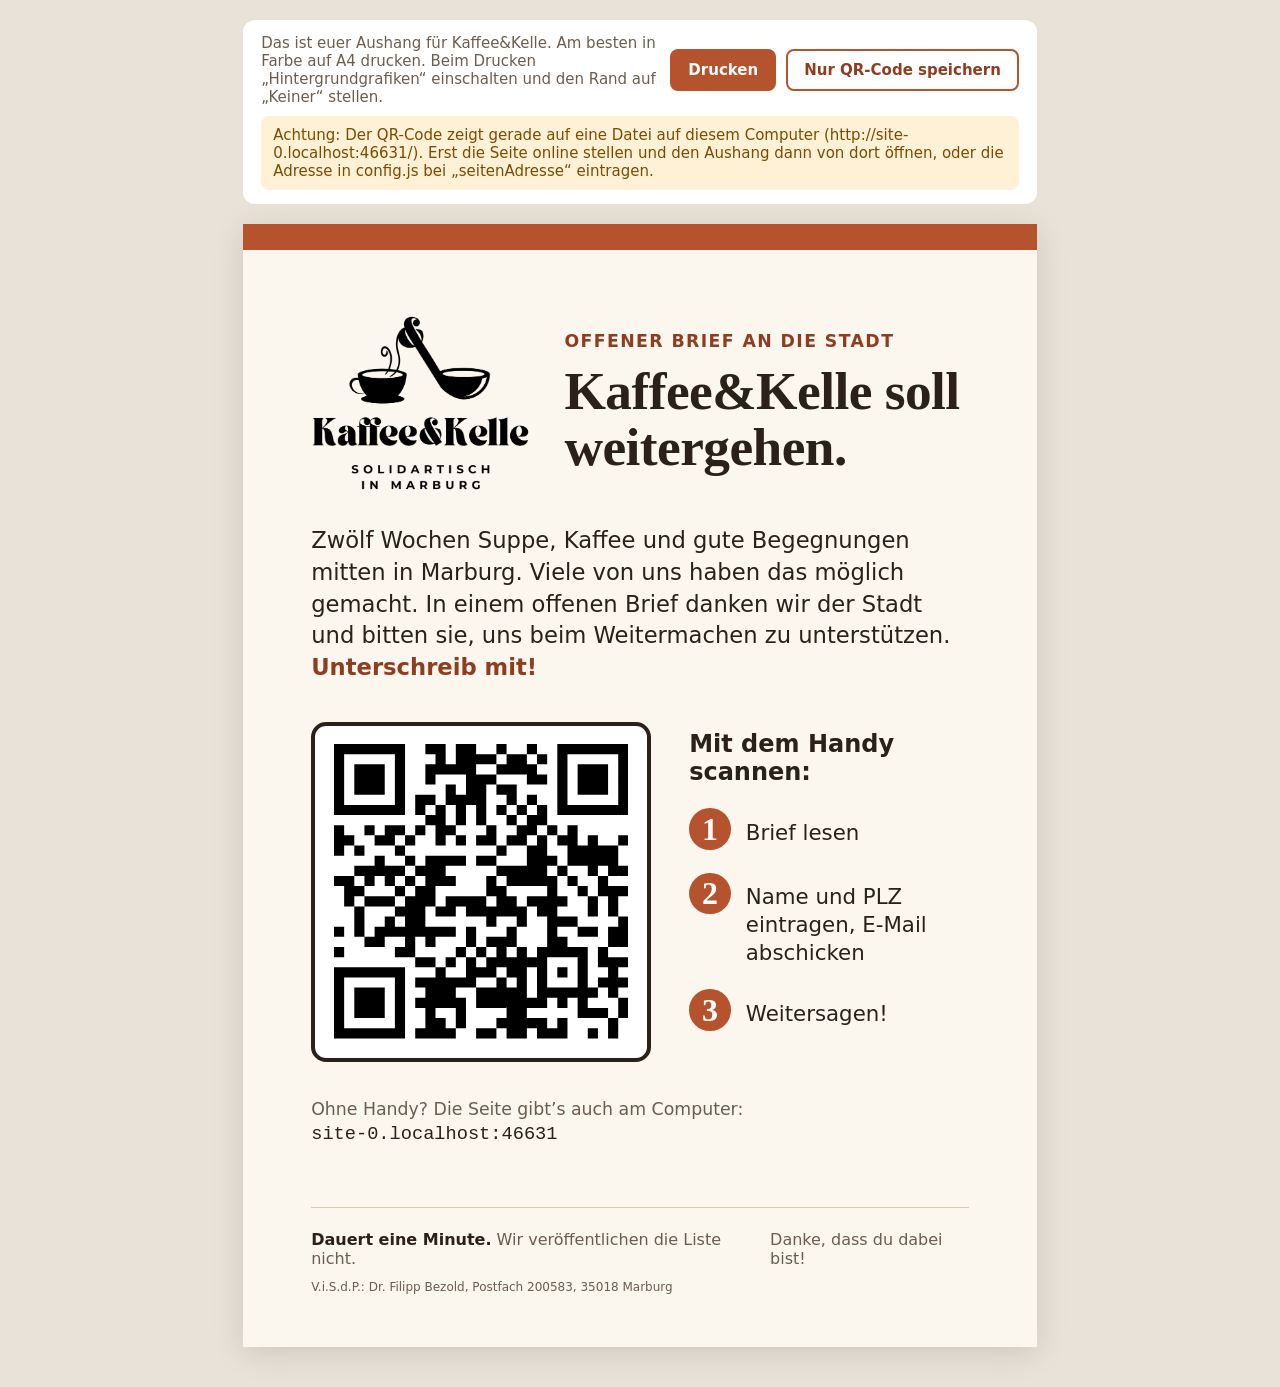
<file: aushang.html>
<!DOCTYPE html>
<html lang="de">
<head>
<meta charset="utf-8">
<meta name="viewport" content="width=device-width, initial-scale=1">
<meta name="robots" content="noindex">
<title>Aushang zum Ausdrucken</title>
<link rel="icon" type="image/png" href="bilder/favicon.png">
<script src="config.js"></script>
<script src="brief.js"></script>
<script src="gemeinsam.js"></script>
<script src="qrcode.js"></script>
<style>
  :root {
    --bg: #FBF6EE; --text: #2B2118; --muted: #6B5D50;
    --accent: #B5532E; --accent-dark: #8E3E20; --soft: #F5E9DA;
    --serif: "Iowan Old Style", "Palatino Linotype", Palatino, Georgia, serif;
    --sans: system-ui, -apple-system, "Segoe UI", Roboto, "Helvetica Neue", Arial, sans-serif;
  }
  @page { size: A4 portrait; margin: 0; }
  * { box-sizing: border-box; }
  body { margin: 0; background: #E9E2D8; font-family: var(--sans); color: var(--text); }

  .werkzeug {
    max-width: 210mm; margin: 20px auto 0; padding: 14px 18px; background: #fff;
    border-radius: 12px; display: flex; flex-wrap: wrap; gap: 10px; align-items: center;
    font-size: 15px;
  }
  .werkzeug p { margin: 0; flex: 1 1 260px; color: var(--muted); }
  .werkzeug button {
    font: 600 15px var(--sans); padding: 10px 16px; border-radius: 8px; cursor: pointer;
    border: 2px solid var(--accent); background: var(--accent); color: #fff;
  }
  .werkzeug button.zweit { background: #fff; color: var(--accent-dark); }
  .warnung { flex-basis: 100%; background: #FFF1D6; color: #7A4B00; padding: 10px 12px; border-radius: 8px; display: none; }
  .warnung.an { display: block; }

  .blatt {
    width: 210mm; height: 297mm; margin: 20px auto 40px; background: var(--bg);
    padding: 18mm 18mm 14mm; position: relative; overflow: hidden;
    display: flex; flex-direction: column;
    box-shadow: 0 6px 30px rgba(0,0,0,.12);
  }
  .band { position: absolute; left: 0; right: 0; top: 0; height: 7mm; background: var(--accent); }
  .oben { display: flex; align-items: center; gap: 9mm; margin-top: 6mm; }
  .oben .logo { width: 58mm; height: auto; flex: none; }
  .kicker {
    margin: 0 0 3mm; font-size: 13pt; font-weight: 700; letter-spacing: .08em; text-transform: uppercase; color: var(--accent-dark);
  }
  h1 {
    font-family: var(--serif); font-size: 40pt; line-height: 1.05; margin: 0; letter-spacing: -.01em;
  }
  .lead { font-size: 17pt; line-height: 1.4; margin: 9mm 0 0; max-width: 170mm; }
  .lead strong { color: var(--accent-dark); }

  .mitte { display: flex; gap: 10mm; align-items: center; margin-top: 10mm; }
  .qr { width: 90mm; height: 90mm; background: #fff; padding: 5mm; border-radius: 4mm; flex: none; border: 1.2mm solid var(--text); }
  .qr svg { width: 100%; height: 100%; display: block; }
  .schritte { list-style: none; margin: 0; padding: 0; font-size: 16pt; line-height: 1.3; }
  .schritte li { display: flex; gap: 4mm; align-items: baseline; margin-bottom: 6mm; }
  .schritte b {
    font-family: var(--serif); font-size: 24pt; color: #fff; background: var(--accent);
    width: 11mm; height: 11mm; border-radius: 50%; flex: none;
    display: inline-flex; align-items: center; justify-content: center; line-height: 1;
  }
  .scan { font-weight: 700; font-size: 18pt; margin: 0 0 6mm; }

  .adresse { margin-top: 10mm; font-size: 13pt; color: var(--muted); }
  .adresse span { display: block; font-family: ui-monospace, Menlo, Consolas, monospace; font-size: 14pt; color: var(--text); word-break: break-all; margin-top: 1mm; }

  .fuss {
    margin-top: auto; padding-top: 6mm; border-top: .5mm solid #D9C9B5;
    display: flex; justify-content: space-between; gap: 8mm; font-size: 12pt; color: var(--muted);
  }
  .fuss strong { color: var(--text); }
  .visdp { margin: 3mm 0 0; font-size: 9pt; color: var(--muted); }
  mark.platzhalter { background: #FFE58A; color: #5A4300; padding: 0 1mm; }

  @media print {
    body { background: none; }
    .werkzeug { display: none; }
    .blatt { margin: 0; box-shadow: none; }
    * { -webkit-print-color-adjust: exact; print-color-adjust: exact; }
  }
</style>
</head>
<body>

<div class="werkzeug">
  <p>Das ist euer Aushang für Kaffee&amp;Kelle. Am besten in Farbe auf A4 drucken. Beim Drucken „Hintergrundgrafiken“ einschalten und den Rand auf „Keiner“ stellen.</p>
  <button type="button" onclick="window.print()">Drucken</button>
  <button type="button" class="zweit" id="qr-laden">Nur QR-Code speichern</button>
  <div class="warnung" id="warnung"></div>
  <div class="warnung" id="warnung-visdp">Achtung: Unten bei „V.i.S.d.P.“ stehen noch Platzhalter. Bitte in config.js bei „verantwortlich“ und „anbieter“ ausfüllen.</div>
</div>

<div class="blatt">
  <div class="band"></div>
  <div class="oben">
    <img class="logo" src="bilder/logo.png" alt="Kaffee&amp;Kelle – Solidartisch in Marburg">
    <div>
      <p class="kicker">Offener Brief an die Stadt</p>
      <h1><span data-titel>Kaffee&amp;Kelle</span> soll weitergehen.</h1>
    </div>
  </div>
  <p class="lead">Zwölf Wochen Suppe, Kaffee und gute Begegnungen mitten in Marburg. Viele von uns haben das möglich gemacht. In einem offenen Brief danken wir der Stadt und bitten sie, uns beim Weitermachen zu unterstützen. <strong>Unterschreib mit!</strong></p>

  <div class="mitte">
    <div class="qr" id="qr" role="img" aria-label="QR-Code zur Seite mit dem offenen Brief"></div>
    <div>
      <p class="scan">Mit dem Handy scannen:</p>
      <ol class="schritte">
        <li><b>1</b><span>Brief lesen</span></li>
        <li><b>2</b><span>Name und PLZ eintragen, E-Mail abschicken</span></li>
        <li><b>3</b><span>Weitersagen!</span></li>
      </ol>
    </div>
  </div>

  <p class="adresse">Ohne Handy? Die Seite gibt’s auch am Computer:<span id="url"></span></p>

  <div class="fuss">
    <span><strong>Dauert eine Minute.</strong> Wir veröffentlichen die Liste nicht.</span>
    <span>Danke, dass du dabei bist!</span>
  </div>
  <p class="visdp">V.i.S.d.P.: <span id="visdp"></span></p>
</div>

<script>
(function () {
  var K = window.KONFIG || {};
  var MT = K.name || "Mittagstisch";
  document.title = "Aushang – " + MT;
  document.getElementById("visdp").innerHTML = window.GEMEINSAM.verantwortlichZeile();
  if (document.querySelector("#visdp mark")) document.getElementById("warnung-visdp").classList.add("an");

  var url = (K.seitenAdresse || "").trim();
  if (!url) {
    url = location.href.split("#")[0].split("?")[0].replace(/aushang\.html$/, "");
  }
  var anzeige = url.replace(/^https?:\/\//, "").replace(/\/$/, "");
  document.getElementById("url").textContent = anzeige;

  var warn = document.getElementById("warnung");
  if (!/^https?:\/\//.test(url) || /localhost|127\.0\.0\.1/.test(url)) {
    warn.textContent = "Achtung: Der QR-Code zeigt gerade auf eine Datei auf diesem Computer (" + url +
      "). Erst die Seite online stellen und den Aushang dann von dort öffnen, oder die Adresse in config.js bei „seitenAdresse“ eintragen.";
    warn.classList.add("an");
  }

  var qr = qrcode(0, "M");
  qr.addData(url);
  qr.make();
  var svg = qr.createSvgTag({ cellSize: 10, margin: 0, scalable: true });
  document.getElementById("qr").innerHTML = svg;

  document.getElementById("qr-laden").addEventListener("click", function () {
    var gross = qr.createSvgTag({ cellSize: 20, margin: 80 });
    var blob = new Blob([gross], { type: "image/svg+xml" });
    var a = document.createElement("a");
    a.href = URL.createObjectURL(blob);
    a.download = "qr-code-" + MT.toLowerCase().replace(/[^a-z0-9]+/g, "-") + ".svg";
    document.body.appendChild(a); a.click(); a.remove();
  });
})();
</script>
</body>
</html>
</file>
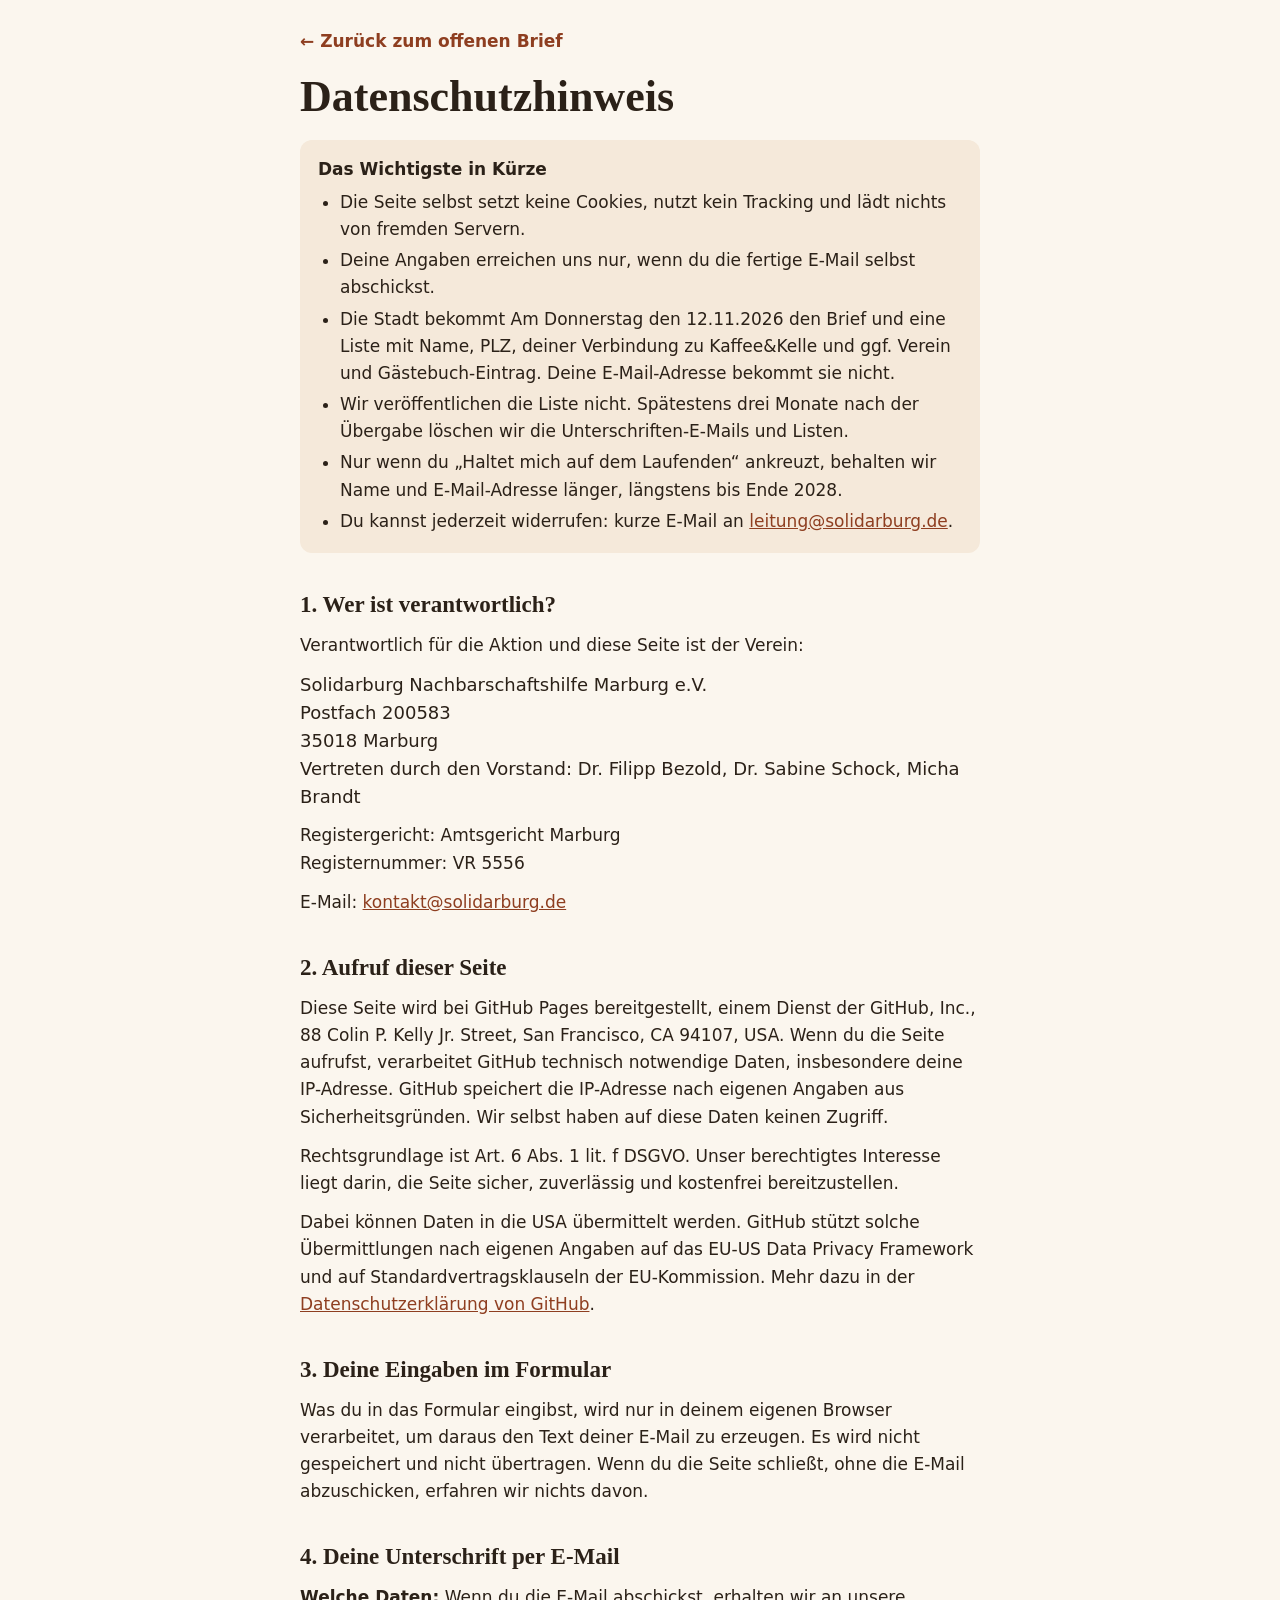
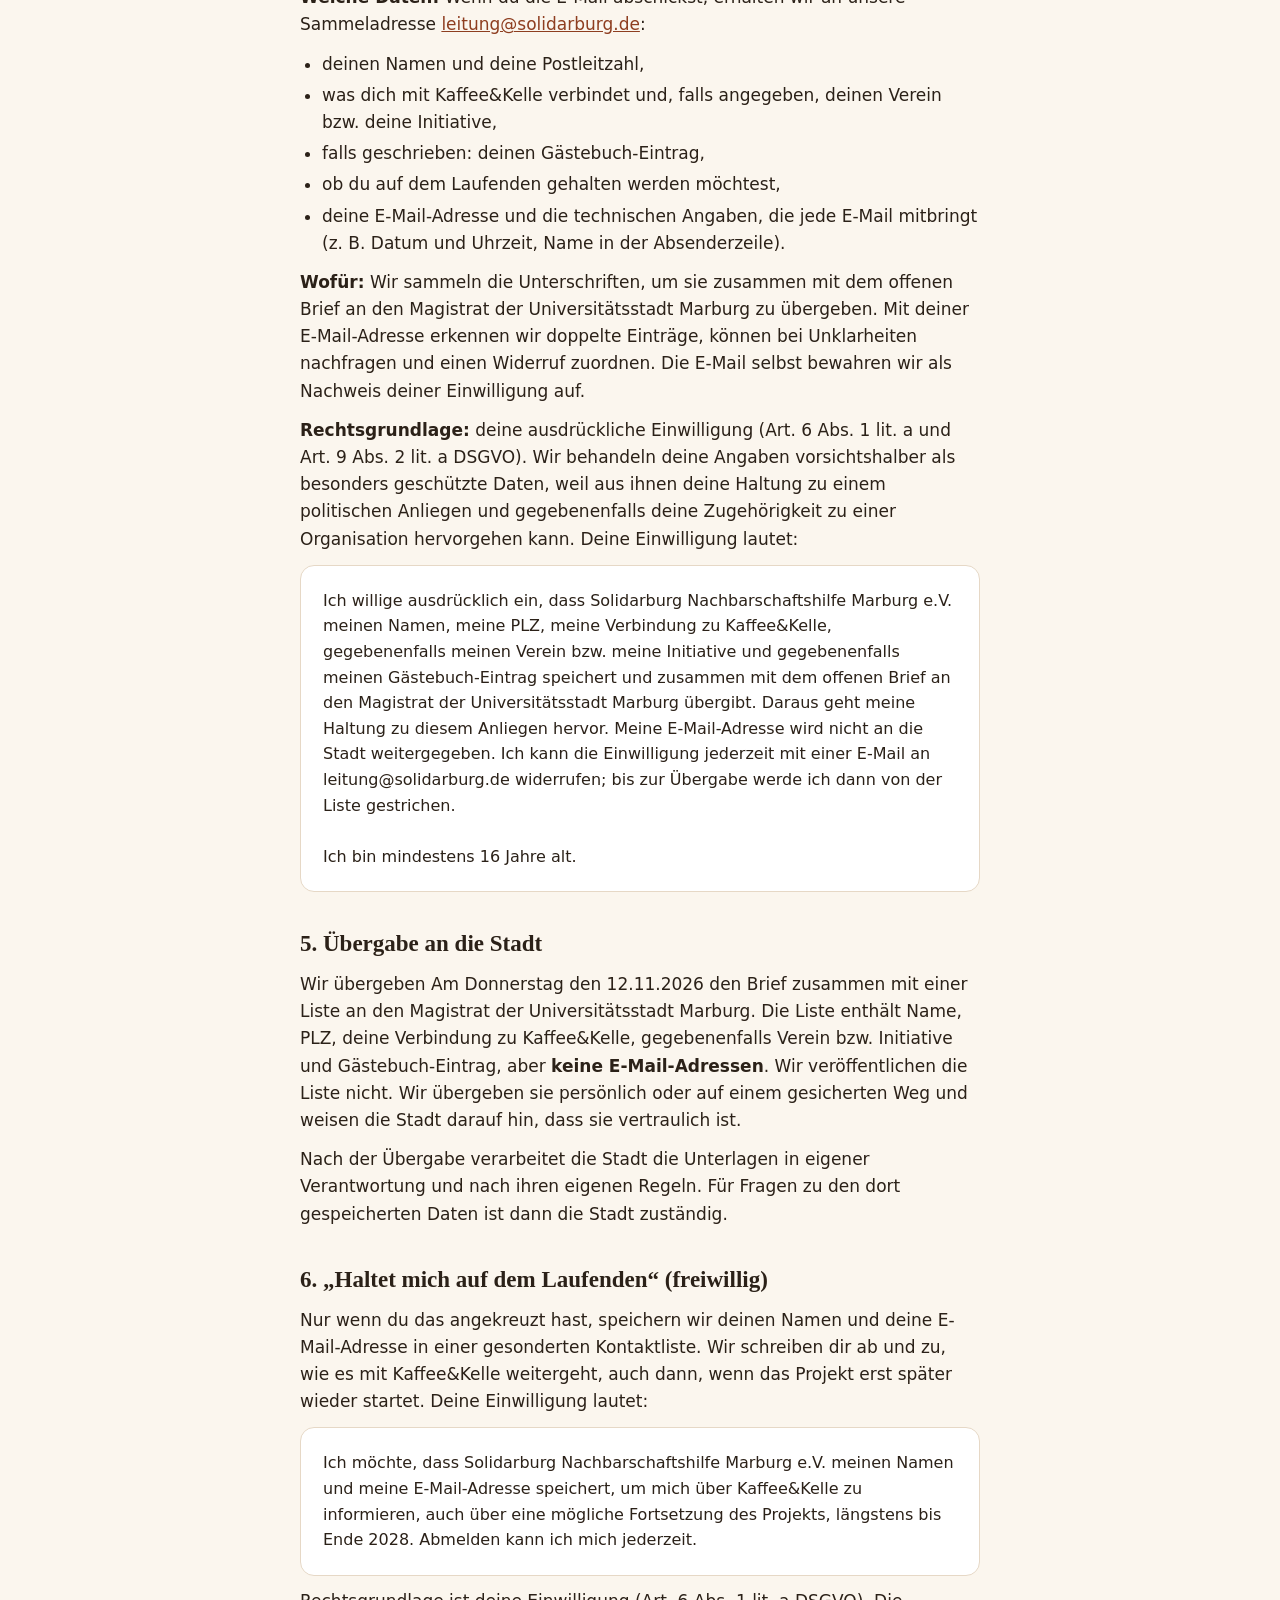
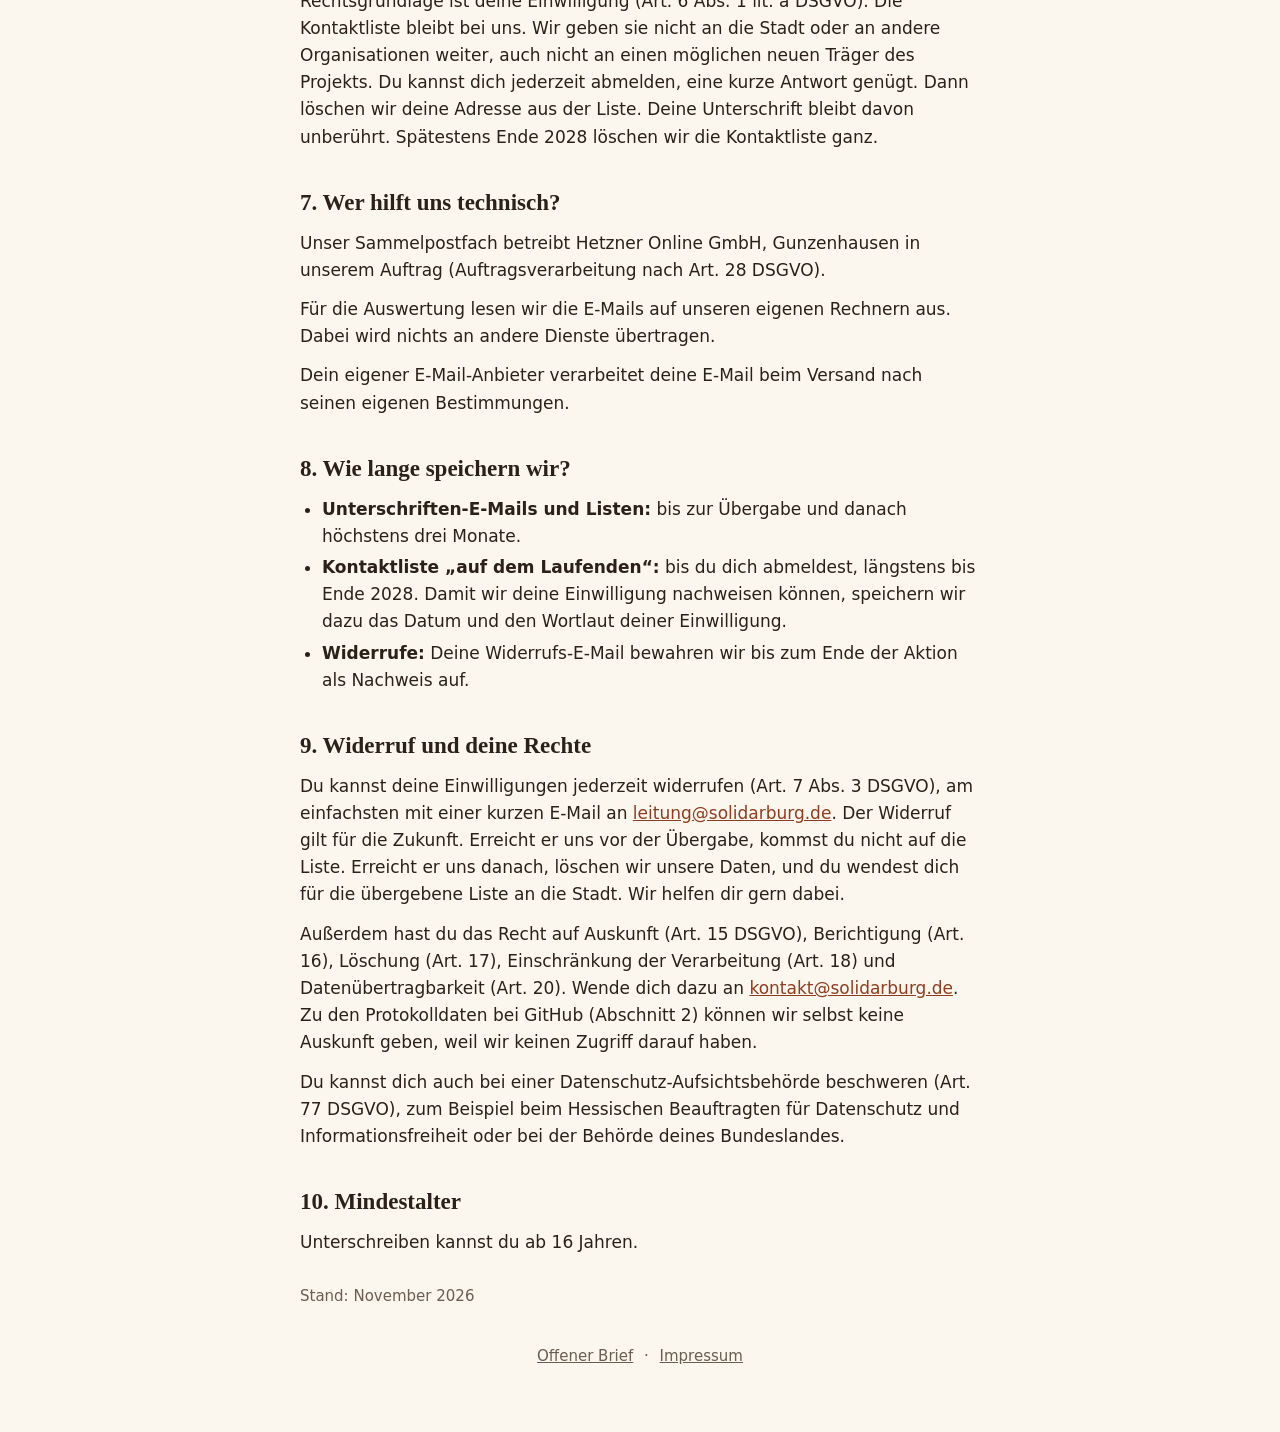
<file: datenschutz.html>
<!DOCTYPE html>
<html lang="de">
<head>
<meta charset="utf-8">
<meta name="viewport" content="width=device-width, initial-scale=1">
<title>Datenschutz – Kaffee&amp;Kelle</title>
<link rel="icon" type="image/png" href="bilder/favicon.png">
<link rel="stylesheet" href="seite.css">
<script src="config.js"></script>
<script src="brief.js"></script>
<script src="gemeinsam.js"></script>
</head>
<body>
<div class="wrap">
  <a class="zurueck" href="./">← Zurück zum offenen Brief</a>
  <h1>Datenschutzhinweis</h1>
  <p class="warnung" id="warnung" hidden>Hier stehen noch Platzhalter (gelb markiert). Bitte in <code>config.js</code> ausfüllen.</p>

  <div class="kurz">
    <p>Das Wichtigste in Kürze</p>
    <ul>
      <li>Die Seite selbst setzt keine Cookies, nutzt kein Tracking und lädt nichts von fremden Servern.</li>
      <li>Deine Angaben erreichen uns nur, wenn du die fertige E-Mail selbst abschickst.</li>
      <li>Die Stadt bekommt <span data-uebergabe></span> den Brief und eine Liste mit Name, PLZ, deiner Verbindung zu Kaffee&amp;Kelle und ggf. Verein und Gästebuch-Eintrag. Deine E-Mail-Adresse bekommt sie nicht.</li>
      <li>Wir veröffentlichen die Liste nicht. Spätestens <span data-loeschfrist></span> nach der Übergabe löschen wir die Unterschriften-E-Mails und Listen.</li>
      <li>Nur wenn du „Haltet mich auf dem Laufenden“ ankreuzt, behalten wir Name und E-Mail-Adresse länger, längstens bis <span data-infobis></span>.</li>
      <li>Du kannst jederzeit widerrufen: kurze E-Mail an <span data-sammeladresse></span>.</li>
    </ul>
  </div>

  <h2>1. Wer ist verantwortlich?</h2>
  <p>Verantwortlich für die Aktion und diese Seite ist der Verein:</p>
  <p class="adresse" id="anbieter"></p>
  <p id="register"></p>
  <p id="kontakt"></p>
  <div id="dsb-block" hidden>
    <h3 style="font-size:17px;margin:18px 0 4px">Datenschutzbeauftragte/r</h3>
    <p id="dsb"></p>
  </div>

  <h2>2. Aufruf dieser Seite</h2>
  <p>Diese Seite wird bei GitHub Pages bereitgestellt, einem Dienst der GitHub, Inc., 88 Colin P. Kelly Jr. Street, San Francisco, CA 94107, USA. Wenn du die Seite aufrufst, verarbeitet GitHub technisch notwendige Daten, insbesondere deine IP-Adresse. GitHub speichert die IP-Adresse nach eigenen Angaben aus Sicherheitsgründen. Wir selbst haben auf diese Daten keinen Zugriff.</p>
  <p>Rechtsgrundlage ist Art. 6 Abs. 1 lit. f DSGVO. Unser berechtigtes Interesse liegt darin, die Seite sicher, zuverlässig und kostenfrei bereitzustellen.</p>
  <p>Dabei können Daten in die USA übermittelt werden. GitHub stützt solche Übermittlungen nach eigenen Angaben auf das EU-US Data Privacy Framework und auf Standardvertragsklauseln der EU-Kommission. Mehr dazu in der <a href="https://docs.github.com/en/site-policy/privacy-policies/github-general-privacy-statement" rel="noopener">Datenschutzerklärung von GitHub</a>.</p>

  <h2>3. Deine Eingaben im Formular</h2>
  <p>Was du in das Formular eingibst, wird nur in deinem eigenen Browser verarbeitet, um daraus den Text deiner E-Mail zu erzeugen. Es wird nicht gespeichert und nicht übertragen. Wenn du die Seite schließt, ohne die E-Mail abzuschicken, erfahren wir nichts davon.</p>

  <h2>4. Deine Unterschrift per E-Mail</h2>
  <p><strong>Welche Daten:</strong> Wenn du die E-Mail abschickst, erhalten wir an unsere Sammeladresse <span data-sammeladresse></span>:</p>
  <ul>
    <li>deinen Namen und deine Postleitzahl,</li>
    <li>was dich mit Kaffee&amp;Kelle verbindet und, falls angegeben, deinen Verein bzw. deine Initiative,</li>
    <li>falls geschrieben: deinen Gästebuch-Eintrag,</li>
    <li>ob du auf dem Laufenden gehalten werden möchtest,</li>
    <li>deine E-Mail-Adresse und die technischen Angaben, die jede E-Mail mitbringt (z. B. Datum und Uhrzeit, Name in der Absenderzeile).</li>
  </ul>
  <p><strong>Wofür:</strong> Wir sammeln die Unterschriften, um sie zusammen mit dem offenen Brief an <span data-empfaenger></span> zu übergeben. Mit deiner E-Mail-Adresse erkennen wir doppelte Einträge, können bei Unklarheiten nachfragen und einen Widerruf zuordnen. Die E-Mail selbst bewahren wir als Nachweis deiner Einwilligung auf.</p>
  <p><strong>Rechtsgrundlage:</strong> deine ausdrückliche Einwilligung (Art. 6 Abs. 1 lit. a und Art. 9 Abs. 2 lit. a DSGVO). Wir behandeln deine Angaben vorsichtshalber als besonders geschützte Daten, weil aus ihnen deine Haltung zu einem politischen Anliegen und gegebenenfalls deine Zugehörigkeit zu einer Organisation hervorgehen kann. Deine Einwilligung lautet:</p>
  <p class="karte" id="einwilligung" style="font-size:16px"></p>

  <h2>5. Übergabe an die Stadt</h2>
  <p>Wir übergeben <span data-uebergabe></span> den Brief zusammen mit einer Liste an <span data-empfaenger></span>. Die Liste enthält Name, PLZ, deine Verbindung zu Kaffee&amp;Kelle, gegebenenfalls Verein bzw. Initiative und Gästebuch-Eintrag, aber <strong>keine E-Mail-Adressen</strong>. Wir veröffentlichen die Liste nicht. Wir übergeben sie persönlich oder auf einem gesicherten Weg und weisen die Stadt darauf hin, dass sie vertraulich ist.</p>
  <p>Nach der Übergabe verarbeitet die Stadt die Unterlagen in eigener Verantwortung und nach ihren eigenen Regeln. Für Fragen zu den dort gespeicherten Daten ist dann die Stadt zuständig.</p>

  <h2>6. „Haltet mich auf dem Laufenden“ (freiwillig)</h2>
  <p>Nur wenn du das angekreuzt hast, speichern wir deinen Namen und deine E-Mail-Adresse in einer gesonderten Kontaktliste. Wir schreiben dir ab und zu, wie es mit Kaffee&amp;Kelle weitergeht, auch dann, wenn das Projekt erst später wieder startet. Deine Einwilligung lautet:</p>
  <p class="karte" id="info-einwilligung" style="font-size:16px"></p>
  <p>Rechtsgrundlage ist deine Einwilligung (Art. 6 Abs. 1 lit. a DSGVO). Die Kontaktliste bleibt bei uns. Wir geben sie nicht an die Stadt oder an andere Organisationen weiter, auch nicht an einen möglichen neuen Träger des Projekts. Du kannst dich jederzeit abmelden, eine kurze Antwort genügt. Dann löschen wir deine Adresse aus der Liste. Deine Unterschrift bleibt davon unberührt. Spätestens <span data-infobis></span> löschen wir die Kontaktliste ganz.</p>

  <h2>7. Wer hilft uns technisch?</h2>
  <p id="mailanbieter-satz"></p>
  <p>Für die Auswertung lesen wir die E-Mails auf unseren eigenen Rechnern aus. Dabei wird nichts an andere Dienste übertragen.</p>
  <p>Dein eigener E-Mail-Anbieter verarbeitet deine E-Mail beim Versand nach seinen eigenen Bestimmungen.</p>

  <h2>8. Wie lange speichern wir?</h2>
  <ul>
    <li><strong>Unterschriften-E-Mails und Listen:</strong> bis zur Übergabe und danach höchstens <span data-loeschfrist></span>.</li>
    <li><strong>Kontaktliste „auf dem Laufenden“:</strong> bis du dich abmeldest, längstens bis <span data-infobis></span>. Damit wir deine Einwilligung nachweisen können, speichern wir dazu das Datum und den Wortlaut deiner Einwilligung.</li>
    <li><strong>Widerrufe:</strong> Deine Widerrufs-E-Mail bewahren wir bis zum Ende der Aktion als Nachweis auf.</li>
  </ul>

  <h2>9. Widerruf und deine Rechte</h2>
  <p>Du kannst deine Einwilligungen jederzeit widerrufen (Art. 7 Abs. 3 DSGVO), am einfachsten mit einer kurzen E-Mail an <span data-sammeladresse></span>. Der Widerruf gilt für die Zukunft. Erreicht er uns vor der Übergabe, kommst du nicht auf die Liste. Erreicht er uns danach, löschen wir unsere Daten, und du wendest dich für die übergebene Liste an die Stadt. Wir helfen dir gern dabei.</p>
  <p>Außerdem hast du das Recht auf Auskunft (Art. 15 DSGVO), Berichtigung (Art. 16), Löschung (Art. 17), Einschränkung der Verarbeitung (Art. 18) und Datenübertragbarkeit (Art. 20). Wende dich dazu an <span class="kontakt-mail"></span>. Zu den Protokolldaten bei GitHub (Abschnitt 2) können wir selbst keine Auskunft geben, weil wir keinen Zugriff darauf haben.</p>
  <p>Du kannst dich auch bei einer Datenschutz-Aufsichtsbehörde beschweren (Art. 77 DSGVO), zum Beispiel beim Hessischen Beauftragten für Datenschutz und Informationsfreiheit oder bei der Behörde deines Bundeslandes.</p>

  <h2>10. Mindestalter</h2>
  <p>Unterschreiben kannst du ab <span data-mindestalter></span> Jahren.</p>

  <p class="klein" style="margin-top:28px">Stand: <span id="stand"></span></p>

  <footer><a href="./">Offener Brief</a> · <a href="impressum.html">Impressum</a></footer>
</div>

<script>
(function () {
  var K = window.KONFIG || {}, G = window.GEMEINSAM, a = K.anbieter || {};
  function setze(id, html) { var el = document.getElementById(id); if (el) el.innerHTML = html; }

  setze("anbieter", G.anbieterBlock());
  setze("kontakt", "E-Mail: " + G.mail(a.email) + (a.telefon ? "<br>Telefon: " + G.feld(a.telefon) : ""));
  document.querySelectorAll(".kontakt-mail").forEach(function (el) { el.innerHTML = G.mail(a.email); });
  setze("einwilligung", G.feld(G.einwilligung()) + "<br><br>" + G.esc(G.altersSatz()));
  setze("info-einwilligung", G.feld(G.infoEinwilligung()));
  setze("register", G.registerZeile());
  setze("mailanbieter-satz", K.mailanbieter
    ? "Unser Sammelpostfach betreibt " + G.feld(K.mailanbieter) + " in unserem Auftrag (Auftragsverarbeitung nach Art. 28 DSGVO)."
    : "Unser Sammelpostfach betreiben wir selbst.");
  var d = K.datenschutzbeauftragter || {};
  if (d.name || d.email) {
    setze("dsb", [G.feld(d.name), d.email ? "E-Mail: " + G.mail(d.email) : ""].filter(Boolean).join("<br>"));
    document.getElementById("dsb-block").hidden = false;
  }
  setze("stand", G.feld(K.datenschutzStand || ""));

  document.addEventListener("DOMContentLoaded", function () {
    if (document.querySelector("mark.platzhalter")) document.getElementById("warnung").hidden = false;
  });
})();
</script>
</body>
</html>
</file>
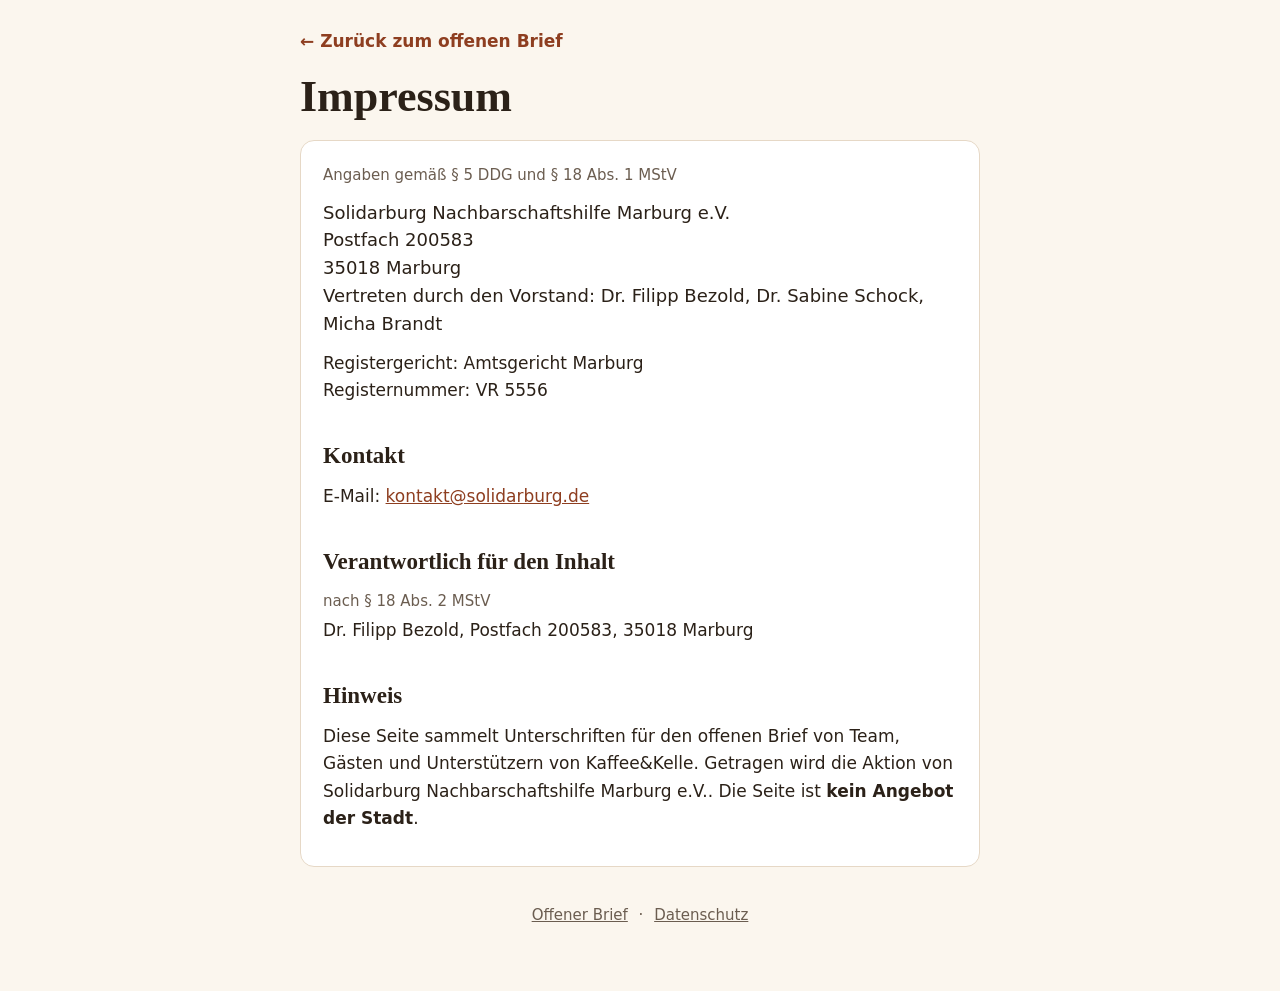
<file: impressum.html>
<!DOCTYPE html>
<html lang="de">
<head>
<meta charset="utf-8">
<meta name="viewport" content="width=device-width, initial-scale=1">
<title>Impressum – Kaffee&amp;Kelle</title>
<link rel="icon" type="image/png" href="bilder/favicon.png">
<link rel="stylesheet" href="seite.css">
<script src="config.js"></script>
<script src="brief.js"></script>
<script src="gemeinsam.js"></script>
</head>
<body>
<div class="wrap">
  <a class="zurueck" href="./">← Zurück zum offenen Brief</a>
  <h1>Impressum</h1>
  <p class="warnung" id="warnung" hidden>Hier stehen noch Platzhalter (gelb markiert). Bitte in <code>config.js</code> ausfüllen.</p>

  <div class="karte">
    <p class="klein">Angaben gemäß § 5 DDG und § 18 Abs. 1 MStV</p>
    <p class="adresse" id="anbieter"></p>
    <p id="register"></p>

    <h2>Kontakt</h2>
    <p id="kontakt"></p>

    <h2>Verantwortlich für den Inhalt</h2>
    <p class="klein" style="margin-bottom:4px">nach § 18 Abs. 2 MStV</p>
    <p id="verantwortlich"></p>

    <h2>Hinweis</h2>
    <p>Diese Seite sammelt Unterschriften für den offenen Brief von Team, Gästen und Unterstützern von <span data-name></span>. Getragen wird die Aktion von <span id="traeger"></span>. Die Seite ist <strong>kein Angebot der Stadt</strong>.</p>
  </div>

  <footer><a href="./">Offener Brief</a> · <a href="datenschutz.html">Datenschutz</a></footer>
</div>

<script>
(function () {
  var K = window.KONFIG || {}, G = window.GEMEINSAM, a = K.anbieter || {};
  document.getElementById("anbieter").innerHTML = G.anbieterBlock();
  var reg = G.registerZeile();
  if (reg) document.getElementById("register").innerHTML = reg; else document.getElementById("register").remove();
  document.getElementById("traeger").innerHTML = G.feld(a.name || "");
  var kontakt = "E-Mail: " + G.mail(a.email);
  if (a.telefon) kontakt += "<br>Telefon: " + G.feld(a.telefon);
  document.getElementById("kontakt").innerHTML = kontakt;
  document.getElementById("verantwortlich").innerHTML = G.verantwortlichZeile();
  if (document.querySelector("mark.platzhalter")) document.getElementById("warnung").hidden = false;
})();
</script>
</body>
</html>
</file>
<file: seite.css>
/* Gestaltung für Impressum und Datenschutz */
:root {
  --bg: #FBF6EE; --card: #FFFFFF; --text: #2B2118; --muted: #6B5D50;
  --accent: #B5532E; --accent-dark: #8E3E20; --soft: #F5E9DA; --line: #E6D8C6;
  --serif: "Iowan Old Style", "Palatino Linotype", Palatino, Georgia, serif;
  --sans: system-ui, -apple-system, "Segoe UI", Roboto, "Helvetica Neue", Arial, sans-serif;
}
* { box-sizing: border-box; }
[hidden] { display: none !important; }
body { margin: 0; background: var(--bg); color: var(--text); font: 17px/1.6 var(--sans); }
.wrap { max-width: 720px; margin: 0 auto; padding: 28px 20px 64px; }
.zurueck { display: inline-block; color: var(--accent-dark); font-weight: 600; text-decoration: none; margin-bottom: 18px; }
.zurueck:hover { text-decoration: underline; }
h1 { font-family: var(--serif); font-size: clamp(32px, 7vw, 44px); line-height: 1.1; margin: 0 0 18px; }
h2 { font-family: var(--serif); font-size: 23px; margin: 34px 0 8px; }
p, ul { margin: 0 0 12px; }
ul { padding-left: 22px; }
li { margin-bottom: 4px; }
a { color: var(--accent-dark); }
.karte { background: var(--card); border: 1px solid var(--line); border-radius: 14px; padding: 22px; }
.kurz { background: var(--soft); border-radius: 12px; padding: 16px 18px 6px; margin-bottom: 8px; }
.kurz p { font-weight: 700; margin-bottom: 6px; }
.adresse { font-size: 18px; line-height: 1.55; }
.klein { font-size: 15px; color: var(--muted); }
mark.platzhalter { background: #FFE58A; color: #5A4300; padding: 0 3px; border-radius: 3px; }
.warnung {
  background: #FFF1D6; color: #7A4B00; border-radius: 10px; padding: 12px 14px;
  font-size: 15px; margin-bottom: 20px;
}
footer { margin-top: 36px; text-align: center; font-size: 15px; color: var(--muted); }
footer a { color: var(--muted); margin: 0 6px; }
@media (max-width: 520px) { body { font-size: 16px; } .karte { padding: 18px 16px; } }
</file>
